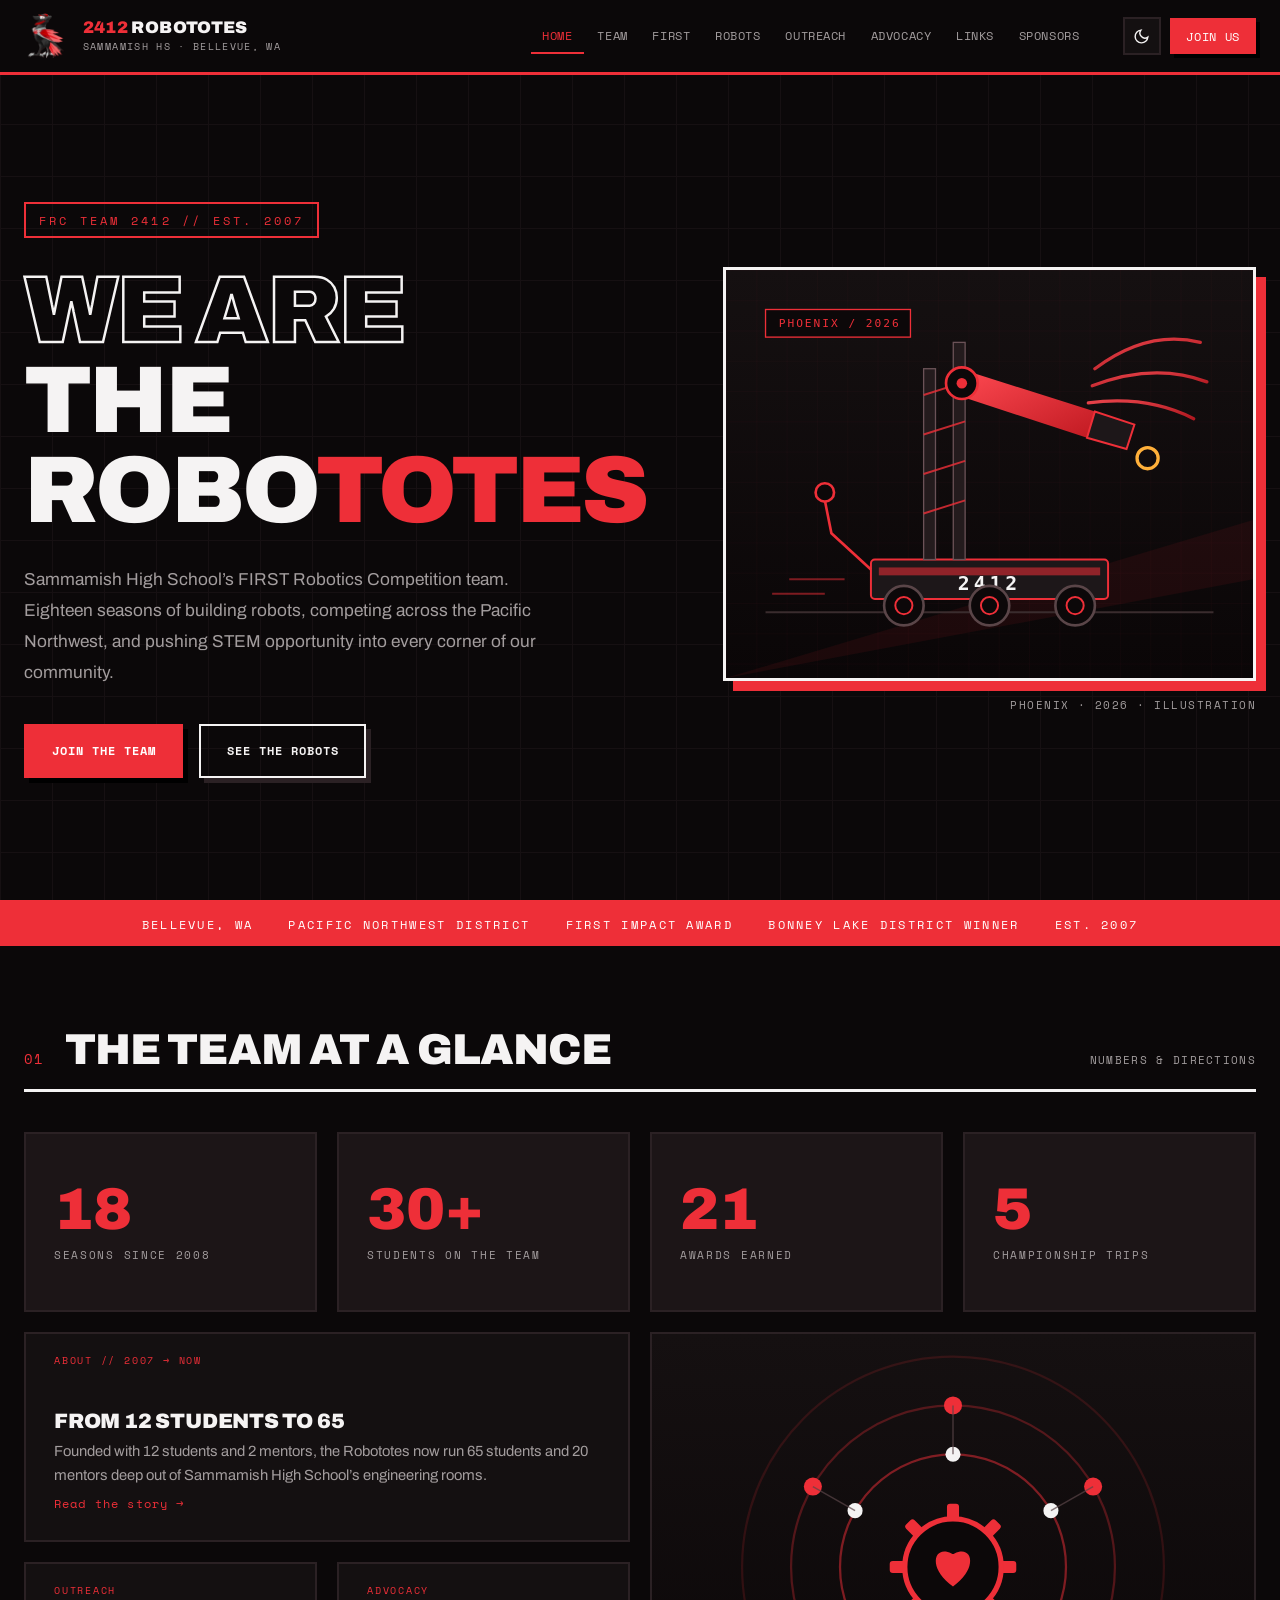
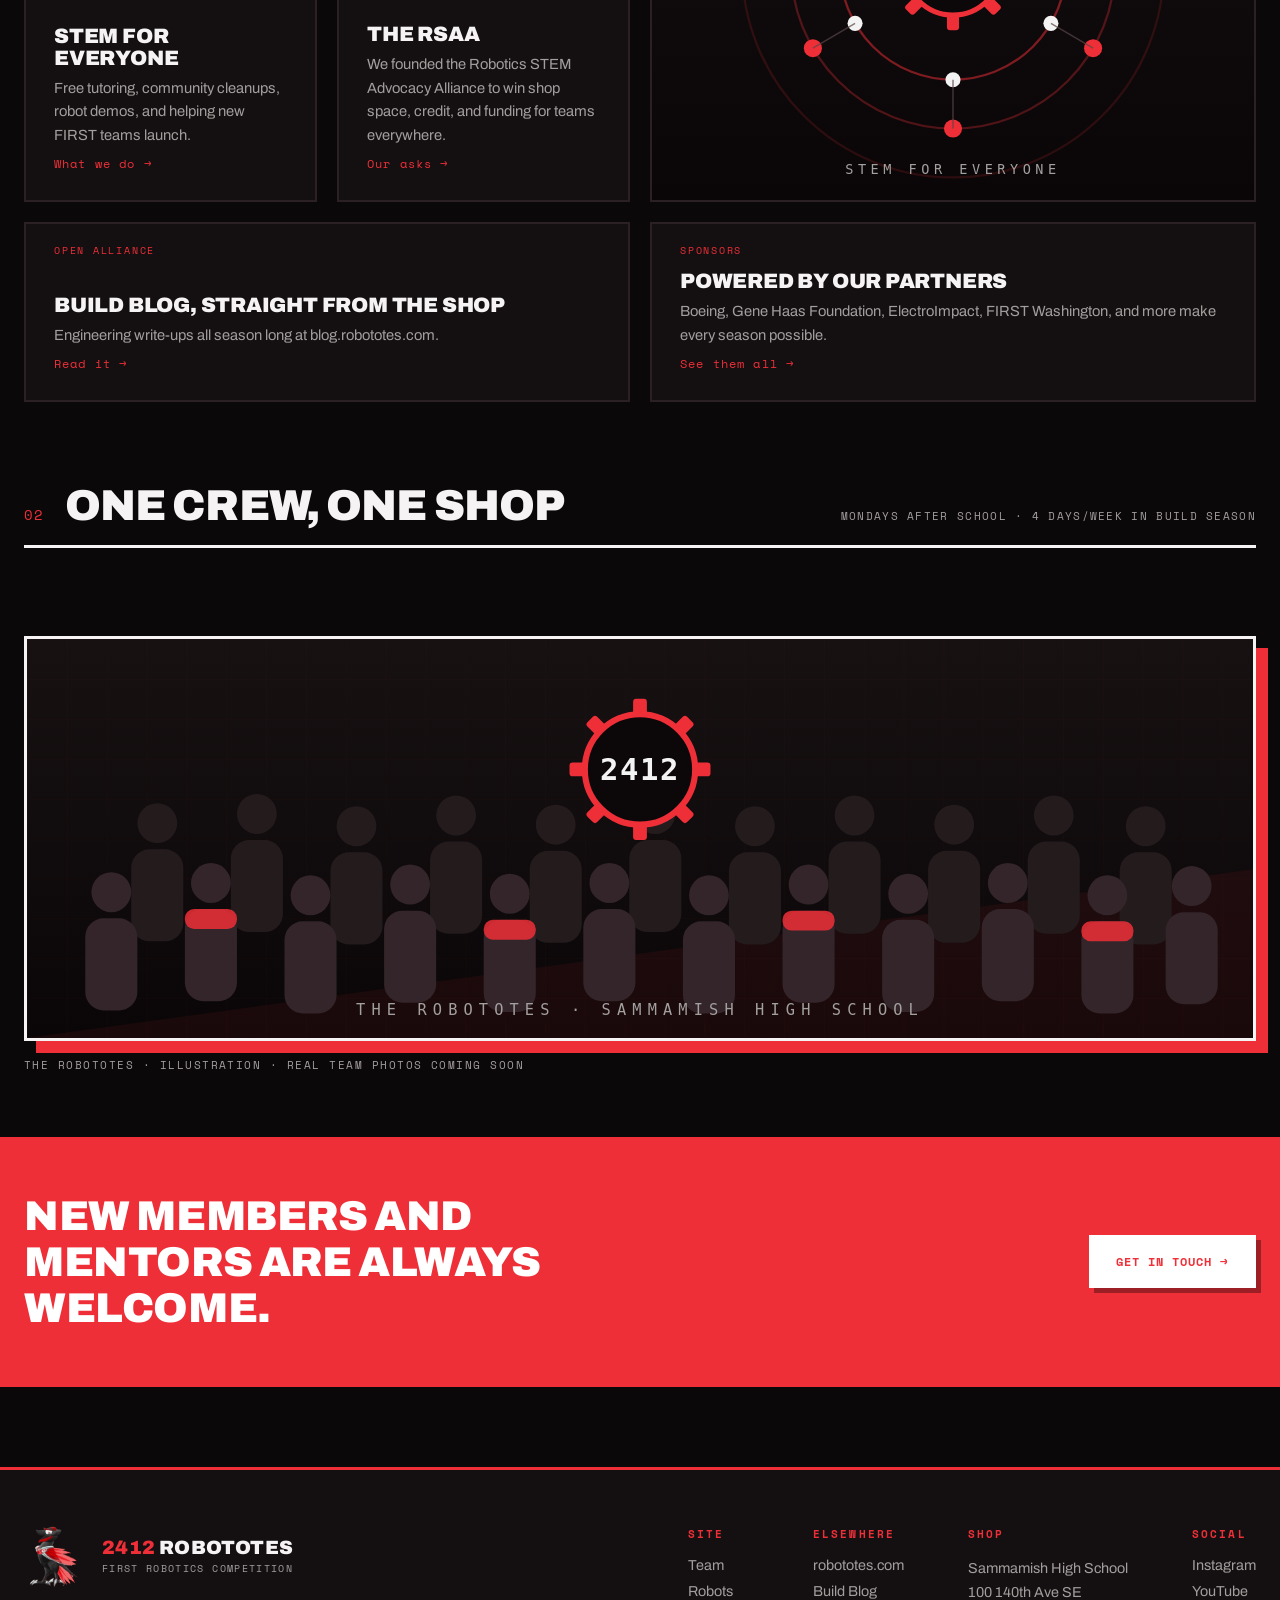
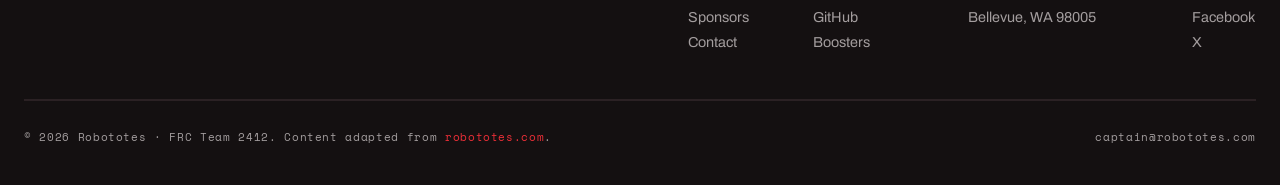
<file: pages/index.html>
<!DOCTYPE html>
<html lang="en" data-theme="dark">
<head>
<meta charset="UTF-8">
<meta name="viewport" content="width=device-width, initial-scale=1.0">
<title>Robototes | FRC Team 2412</title>
<link rel="icon" type="image/png" href="pictures/site/2412_logo.png">
<meta name="description" content="FRC Team 2412 — The Robototes of Sammamish High School, Bellevue WA. Building, competing, and inspiring since 2008.">
<link rel="preconnect" href="https://fonts.googleapis.com">
<link rel="preconnect" href="https://fonts.gstatic.com" crossorigin>
<link href="https://fonts.googleapis.com/css2?family=Archivo:wght@400;700;900&family=Space+Mono:wght@400;700&display=swap" rel="stylesheet">
<link rel="stylesheet" href="css/site.css">
</head>
<body>
<header class="topbar">
  <div class="topbar-in">
    <a href="index.html" class="tb-brand">
      <img src="pictures/site/2412_logo.png" alt="Robototes logo">
      <span>
        <span class="tb-name"><em>2412</em> ROBOTOTES</span><br>
        <span class="tb-sub">Sammamish HS &middot; Bellevue, WA</span>
      </span>
    </a>
    <nav class="tb-links" id="tbLinks">
      <a href="index.html" class="on">Home</a>
      <a href="about/team_2412.html">Team</a>
      <a href="about/first.html">FIRST</a>
      <a href="robots/robototes_bots.html">Robots</a>
      <a href="outreach/overview.html">Outreach</a>
      <a href="resources/advocacy.html">Advocacy</a>
      <a href="resources/documents.html">Links</a>
      <a href="sponsors.html">Sponsors</a>
    </nav>
    <div class="tb-actions">
      <button class="mode-btn" id="modeBtn" aria-label="Toggle color theme">
        <svg class="ic-sun" viewBox="0 0 24 24"><circle cx="12" cy="12" r="5"></circle><line x1="12" y1="1" x2="12" y2="3"></line><line x1="12" y1="21" x2="12" y2="23"></line><line x1="4.22" y1="4.22" x2="5.64" y2="5.64"></line><line x1="18.36" y1="18.36" x2="19.78" y2="19.78"></line><line x1="1" y1="12" x2="3" y2="12"></line><line x1="21" y1="12" x2="23" y2="12"></line><line x1="4.22" y1="19.78" x2="5.64" y2="18.36"></line><line x1="18.36" y1="5.64" x2="19.78" y2="4.22"></line></svg>
        <svg class="ic-moon" viewBox="0 0 24 24"><path d="M21 12.79A9 9 0 1 1 11.21 3 7 7 0 0 0 21 12.79z"></path></svg>
      </button>
      <a href="contact.html" class="tb-join">Join Us</a>
    </div>
    <button class="burger" id="burger" aria-label="Toggle menu">[=]</button>
  </div>
</header>

<main>
<!-- HERO -->
<section class="hero">
  <div class="hero-bg"></div>
  <div class="hero-in">
    <div>
      <span class="kicker">FRC Team 2412 // Est. 2007</span>
      <h1><span class="out">We are</span><br>the Robo<span class="red">totes</span></h1>
      <p class="hero-blurb">Sammamish High School&rsquo;s FIRST Robotics Competition team. Eighteen seasons of building robots, competing across the Pacific Northwest, and pushing STEM opportunity into every corner of our community.</p>
      <div class="hero-cta">
        <a href="contact.html" class="b b-red">Join the Team</a>
        <a href="robots/robototes_bots.html" class="b b-line">See the Robots</a>
      </div>
    </div>
    <figure class="hero-art rv">
      <img src="pictures/art/robot_phoenix.svg" alt="Stylized illustration of Phoenix, the 2026 robot">
      <figcaption>Phoenix &middot; 2026 &middot; illustration</figcaption>
    </figure>
  </div>
</section>
<div class="hero-tape">
  <span>Bellevue, WA</span><span>Pacific Northwest District</span><span>FIRST Impact Award</span><span>Bonney Lake District Winner</span><span>Est. 2007</span>
</div>

<!-- BENTO -->
<section class="sec">
  <div class="sec-head rv">
    <span class="sec-no">01</span>
    <h2>The team at a glance</h2>
    <span class="spacer"></span>
    <span class="sec-aside">numbers &amp; directions</span>
  </div>
  <div class="bento">
    <div class="cell cell-stat rv"><span class="n" data-t="18">0</span><span class="l">Seasons since 2008</span></div>
    <div class="cell cell-stat rv"><span class="n" data-t="65" data-suf="+">0</span><span class="l">Students on the team</span></div>
    <div class="cell cell-stat rv"><span class="n" data-t="27">0</span><span class="l">Awards earned</span></div>
    <div class="cell cell-stat rv"><span class="n" data-t="5">0</span><span class="l">Championship trips</span></div>

    <a href="about/team_2412.html" class="cell cell-2w rv">
      <span class="tag">About // 2007 &rarr; now</span>
      <h3>From 12 students to 65</h3>
      <p>Founded with 12 students and 2 mentors, the Robototes now run 65 students and 20 mentors deep out of Sammamish High School&rsquo;s engineering rooms.</p>
      <span class="go">Read the story &rarr;</span>
    </a>
    <div class="cell cell-art cell-2w cell-2h rv"><img src="pictures/art/outreach.svg" alt="Stylized outreach illustration — community connected around a gear"></div>
    <a href="outreach/overview.html" class="cell rv">
      <span class="tag">Outreach</span>
      <h3>STEM for everyone</h3>
      <p>Free tutoring, community cleanups, robot demos, and helping new FIRST teams launch.</p>
      <span class="go">What we do &rarr;</span>
    </a>
    <a href="resources/advocacy.html" class="cell rv">
      <span class="tag">Advocacy</span>
      <h3>The RSAA</h3>
      <p>We founded the Robotics STEM Advocacy Alliance to win shop space, credit, and funding for teams everywhere.</p>
      <span class="go">Our asks &rarr;</span>
    </a>

    <a href="https://blog.robototes.com/" target="_blank" rel="noopener" class="cell cell-2w rv">
      <span class="tag">Open Alliance</span>
      <h3>Build blog, straight from the shop</h3>
      <p>Engineering write-ups all season long at blog.robototes.com.</p>
      <span class="go">Read it &rarr;</span>
    </a>
    <a href="sponsors.html" class="cell cell-2w rv">
      <span class="tag">Sponsors</span>
      <h3>Powered by our partners</h3>
      <p>Boeing, Gene Haas Foundation, ElectroImpact, FIRST Washington, and more make every season possible.</p>
      <span class="go">See them all &rarr;</span>
    </a>
  </div>
</section>

<!-- TEAM BAND -->
<section class="sec" style="padding-top:2rem">
  <div class="sec-head rv">
    <span class="sec-no">02</span>
    <h2>One crew, one shop</h2>
    <span class="spacer"></span>
    <span class="sec-aside">Mondays after school &middot; 4 days/week in build season</span>
  </div>
</section>
<figure class="band rv">
  <img src="pictures/art/team_banner.svg" alt="Stylized banner of the Robototes team around the 2412 gear">
  <figcaption>The Robototes &middot; illustration &middot; real team photos coming soon</figcaption>
</figure>

<!-- CTA -->
<div class="cta-panel rv">
  <div class="cta-in">
    <h2>New members and mentors are always welcome.</h2>
    <a href="contact.html" class="b">Get in touch &rarr;</a>
  </div>
</div>
</main>

<footer>
  <div class="foot-in">
    <div class="foot-top">
      <div class="foot-brand">
        <img src="pictures/site/2412_logo.png" alt="Robototes logo">
        <span>
          <span class="tb-name"><em>2412</em> ROBOTOTES</span><br>
          <span class="tb-sub">FIRST Robotics Competition</span>
        </span>
      </div>
      <div class="foot-cols">
        <div>
          <h5>Site</h5>
          <ul>
            <li><a href="about/team_2412.html">Team</a></li>
            <li><a href="robots/robototes_bots.html">Robots</a></li>
            <li><a href="sponsors.html">Sponsors</a></li>
            <li><a href="contact.html">Contact</a></li>
          </ul>
        </div>
        <div>
          <h5>Elsewhere</h5>
          <ul>
            <li><a href="https://www.robototes.com" target="_blank" rel="noopener">robototes.com</a></li>
            <li><a href="https://blog.robototes.com/" target="_blank" rel="noopener">Build Blog</a></li>
            <li><a href="https://github.com/robototes" target="_blank" rel="noopener">GitHub</a></li>
            <li><a href="https://booster.robototes.com/" target="_blank" rel="noopener">Boosters</a></li>
          </ul>
        </div>
        <div>
          <h5>Shop</h5>
          <address>Sammamish High School<br>100 140th Ave SE<br>Bellevue, WA 98005</address>
        </div>
        <div>
          <h5>Social</h5>
          <ul>
            <li><a href="https://www.instagram.com/robototes/" target="_blank" rel="noopener">Instagram</a></li>
            <li><a href="https://www.youtube.com/channel/UCGPcRxxZuqsReqQDWMfKrVw" target="_blank" rel="noopener">YouTube</a></li>
            <li><a href="https://www.facebook.com/Robototes/" target="_blank" rel="noopener">Facebook</a></li>
            <li><a href="https://x.com/robotics_2412" target="_blank" rel="noopener">X</a></li>
          </ul>
        </div>
      </div>
    </div>
    <div class="foot-base">
      <span>&copy; 2026 Robototes &middot; FRC Team 2412. Content adapted from <a href="https://www.robototes.com" target="_blank" rel="noopener">robototes.com</a>.</span>
      <span>captain@robototes.com</span>
    </div>
  </div>
</footer>

<script src="js/site.js"></script>
</body>
</html>
</file>
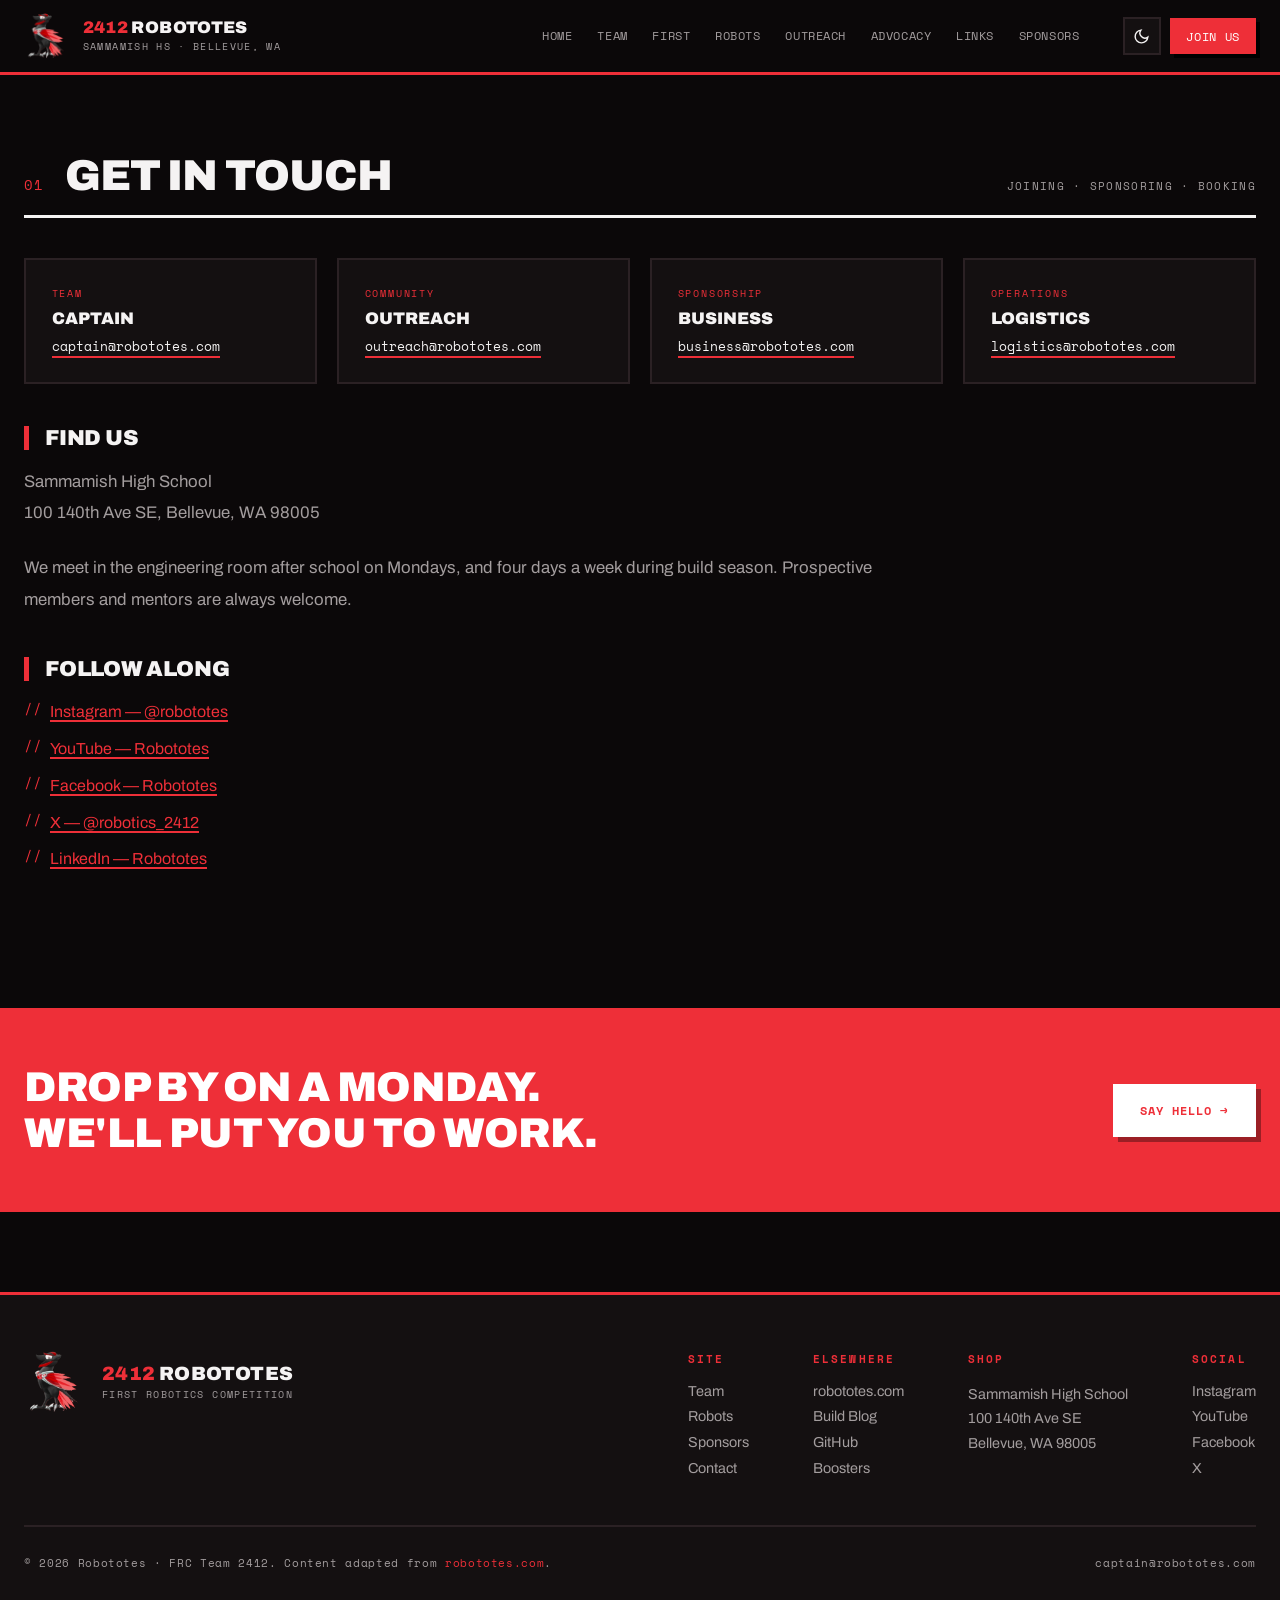
<file: pages/contact.html>
<!DOCTYPE html>
<html lang="en" data-theme="dark">
<head>
<meta charset="UTF-8">
<meta name="viewport" content="width=device-width, initial-scale=1.0">
<title>Robototes | Contact</title>
<link rel="icon" type="image/png" href="pictures/site/2412_logo.png">
<meta name="description" content="Contact FRC Team 2412 — captain, outreach, business, and logistics emails, plus where and when the team meets.">
<link rel="preconnect" href="https://fonts.googleapis.com">
<link rel="preconnect" href="https://fonts.gstatic.com" crossorigin>
<link href="https://fonts.googleapis.com/css2?family=Archivo:wght@400;700;900&family=Space+Mono:wght@400;700&display=swap" rel="stylesheet">
<link rel="stylesheet" href="css/site.css">
</head>
<body>
<header class="topbar">
  <div class="topbar-in">
    <a href="index.html" class="tb-brand">
      <img src="pictures/site/2412_logo.png" alt="Robototes logo">
      <span>
        <span class="tb-name"><em>2412</em> ROBOTOTES</span><br>
        <span class="tb-sub">Sammamish HS &middot; Bellevue, WA</span>
      </span>
    </a>
    <nav class="tb-links" id="tbLinks">
      <a href="index.html">Home</a>
      <a href="about/team_2412.html">Team</a>
      <a href="about/first.html">FIRST</a>
      <a href="robots/robototes_bots.html">Robots</a>
      <a href="outreach/overview.html">Outreach</a>
      <a href="resources/advocacy.html">Advocacy</a>
      <a href="resources/documents.html">Links</a>
      <a href="sponsors.html">Sponsors</a>
    </nav>
    <div class="tb-actions">
      <button class="mode-btn" id="modeBtn" aria-label="Toggle color theme">
        <svg class="ic-sun" viewBox="0 0 24 24"><circle cx="12" cy="12" r="5"></circle><line x1="12" y1="1" x2="12" y2="3"></line><line x1="12" y1="21" x2="12" y2="23"></line><line x1="4.22" y1="4.22" x2="5.64" y2="5.64"></line><line x1="18.36" y1="18.36" x2="19.78" y2="19.78"></line><line x1="1" y1="12" x2="3" y2="12"></line><line x1="21" y1="12" x2="23" y2="12"></line><line x1="4.22" y1="19.78" x2="5.64" y2="18.36"></line><line x1="18.36" y1="5.64" x2="19.78" y2="4.22"></line></svg>
        <svg class="ic-moon" viewBox="0 0 24 24"><path d="M21 12.79A9 9 0 1 1 11.21 3 7 7 0 0 0 21 12.79z"></path></svg>
      </button>
      <a href="contact.html" class="tb-join">Join Us</a>
    </div>
    <button class="burger" id="burger" aria-label="Toggle menu">[=]</button>
  </div>
</header>

<main>
<section class="sec">
  <div class="sec-head rv">
    <span class="sec-no">01</span>
    <h2>Get in touch</h2>
    <span class="spacer"></span>
    <span class="sec-aside">joining &middot; sponsoring &middot; booking</span>
  </div>
  <div class="contact-grid">
    <div class="mailcard rv"><span class="k">Team</span><h4>Captain</h4><a href="mailto:captain@robototes.com">captain@robototes.com</a></div>
    <div class="mailcard rv"><span class="k">Community</span><h4>Outreach</h4><a href="mailto:outreach@robototes.com">outreach@robototes.com</a></div>
    <div class="mailcard rv"><span class="k">Sponsorship</span><h4>Business</h4><a href="mailto:business@robototes.com">business@robototes.com</a></div>
    <div class="mailcard rv"><span class="k">Operations</span><h4>Logistics</h4><a href="mailto:logistics@robototes.com">logistics@robototes.com</a></div>
  </div>
  <div class="prose rv">
    <h3>Find us</h3>
    <p>Sammamish High School<br>100 140th Ave SE, Bellevue, WA 98005</p>
    <p>We meet in the engineering room after school on Mondays, and four days a week during build season. Prospective members and mentors are always welcome.</p>
    <h3>Follow along</h3>
    <ul>
      <li><a href="https://www.instagram.com/robototes/" target="_blank" rel="noopener">Instagram — @robototes</a></li>
      <li><a href="https://www.youtube.com/channel/UCGPcRxxZuqsReqQDWMfKrVw" target="_blank" rel="noopener">YouTube — Robototes</a></li>
      <li><a href="https://www.facebook.com/Robototes/" target="_blank" rel="noopener">Facebook — Robototes</a></li>
      <li><a href="https://x.com/robotics_2412" target="_blank" rel="noopener">X — @robotics_2412</a></li>
      <li><a href="https://www.linkedin.com/company/robototes" target="_blank" rel="noopener">LinkedIn — Robototes</a></li>
    </ul>
  </div>
</section>
<div class="cta-panel rv">
  <div class="cta-in">
    <h2>Drop by on a Monday. We'll put you to work.</h2>
    <a href="mailto:captain@robototes.com" class="b">Say hello &rarr;</a>
  </div>
</div>
</main>

<footer>
  <div class="foot-in">
    <div class="foot-top">
      <div class="foot-brand">
        <img src="pictures/site/2412_logo.png" alt="Robototes logo">
        <span>
          <span class="tb-name"><em>2412</em> ROBOTOTES</span><br>
          <span class="tb-sub">FIRST Robotics Competition</span>
        </span>
      </div>
      <div class="foot-cols">
        <div>
          <h5>Site</h5>
          <ul>
            <li><a href="about/team_2412.html">Team</a></li>
            <li><a href="robots/robototes_bots.html">Robots</a></li>
            <li><a href="sponsors.html">Sponsors</a></li>
            <li><a href="contact.html">Contact</a></li>
          </ul>
        </div>
        <div>
          <h5>Elsewhere</h5>
          <ul>
            <li><a href="https://www.robototes.com" target="_blank" rel="noopener">robototes.com</a></li>
            <li><a href="https://blog.robototes.com/" target="_blank" rel="noopener">Build Blog</a></li>
            <li><a href="https://github.com/robototes" target="_blank" rel="noopener">GitHub</a></li>
            <li><a href="https://booster.robototes.com/" target="_blank" rel="noopener">Boosters</a></li>
          </ul>
        </div>
        <div>
          <h5>Shop</h5>
          <address>Sammamish High School<br>100 140th Ave SE<br>Bellevue, WA 98005</address>
        </div>
        <div>
          <h5>Social</h5>
          <ul>
            <li><a href="https://www.instagram.com/robototes/" target="_blank" rel="noopener">Instagram</a></li>
            <li><a href="https://www.youtube.com/channel/UCGPcRxxZuqsReqQDWMfKrVw" target="_blank" rel="noopener">YouTube</a></li>
            <li><a href="https://www.facebook.com/Robototes/" target="_blank" rel="noopener">Facebook</a></li>
            <li><a href="https://x.com/robotics_2412" target="_blank" rel="noopener">X</a></li>
          </ul>
        </div>
      </div>
    </div>
    <div class="foot-base">
      <span>&copy; 2026 Robototes &middot; FRC Team 2412. Content adapted from <a href="https://www.robototes.com" target="_blank" rel="noopener">robototes.com</a>.</span>
      <span>captain@robototes.com</span>
    </div>
  </div>
</footer>

<script src="js/site.js"></script>
</body>
</html>
</file>
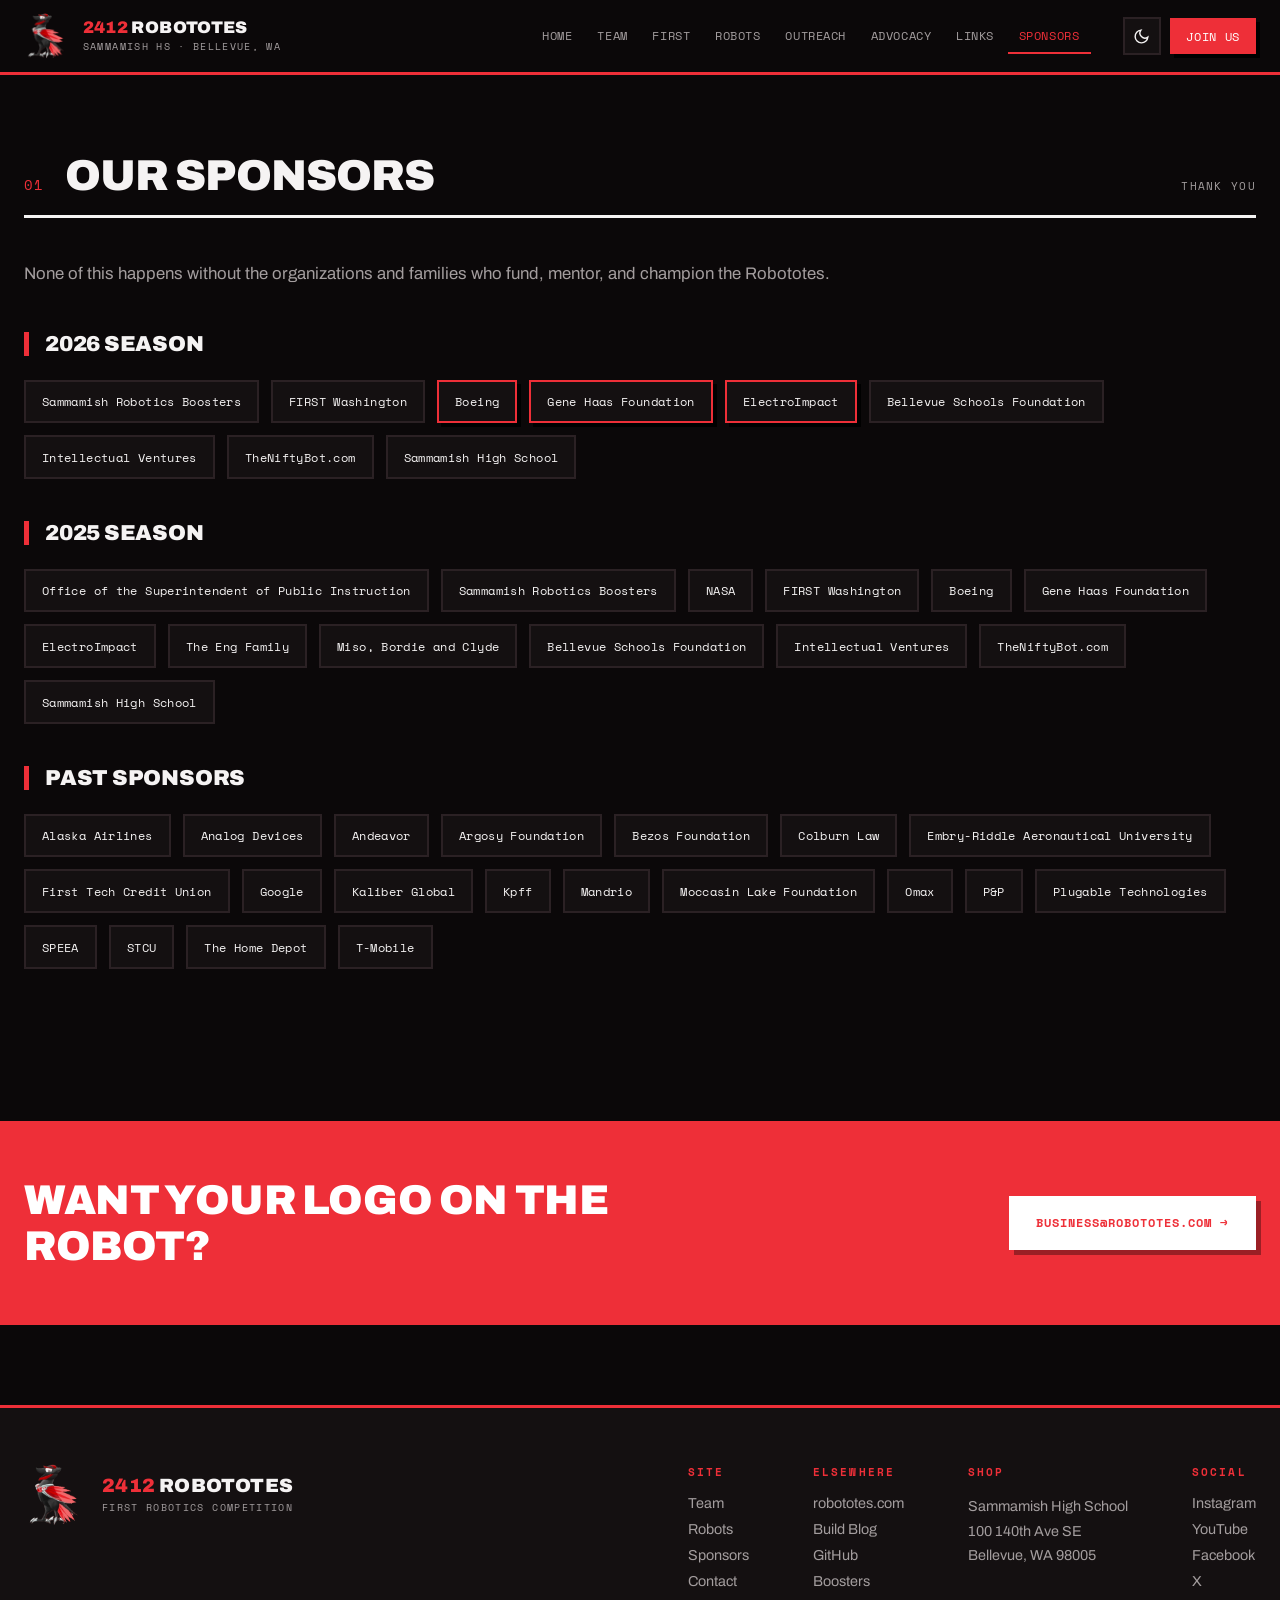
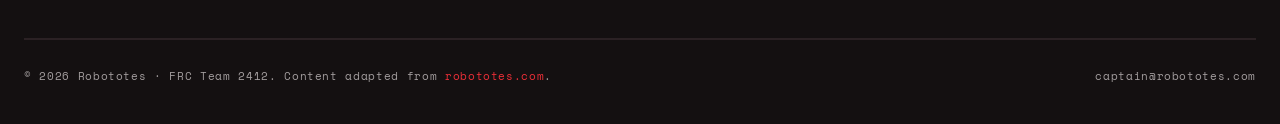
<file: pages/sponsors.html>
<!DOCTYPE html>
<html lang="en" data-theme="dark">
<head>
<meta charset="UTF-8">
<meta name="viewport" content="width=device-width, initial-scale=1.0">
<title>Robototes | Sponsors</title>
<link rel="icon" type="image/png" href="pictures/site/2412_logo.png">
<meta name="description" content="The sponsors who make FRC Team 2412 possible — Boeing, Gene Haas Foundation, ElectroImpact, FIRST Washington, and more.">
<link rel="preconnect" href="https://fonts.googleapis.com">
<link rel="preconnect" href="https://fonts.gstatic.com" crossorigin>
<link href="https://fonts.googleapis.com/css2?family=Archivo:wght@400;700;900&family=Space+Mono:wght@400;700&display=swap" rel="stylesheet">
<link rel="stylesheet" href="css/site.css">
</head>
<body>
<header class="topbar">
  <div class="topbar-in">
    <a href="index.html" class="tb-brand">
      <img src="pictures/site/2412_logo.png" alt="Robototes logo">
      <span>
        <span class="tb-name"><em>2412</em> ROBOTOTES</span><br>
        <span class="tb-sub">Sammamish HS &middot; Bellevue, WA</span>
      </span>
    </a>
    <nav class="tb-links" id="tbLinks">
      <a href="index.html">Home</a>
      <a href="about/team_2412.html">Team</a>
      <a href="about/first.html">FIRST</a>
      <a href="robots/robototes_bots.html">Robots</a>
      <a href="outreach/overview.html">Outreach</a>
      <a href="resources/advocacy.html">Advocacy</a>
      <a href="resources/documents.html">Links</a>
      <a href="sponsors.html" class="on">Sponsors</a>
    </nav>
    <div class="tb-actions">
      <button class="mode-btn" id="modeBtn" aria-label="Toggle color theme">
        <svg class="ic-sun" viewBox="0 0 24 24"><circle cx="12" cy="12" r="5"></circle><line x1="12" y1="1" x2="12" y2="3"></line><line x1="12" y1="21" x2="12" y2="23"></line><line x1="4.22" y1="4.22" x2="5.64" y2="5.64"></line><line x1="18.36" y1="18.36" x2="19.78" y2="19.78"></line><line x1="1" y1="12" x2="3" y2="12"></line><line x1="21" y1="12" x2="23" y2="12"></line><line x1="4.22" y1="19.78" x2="5.64" y2="18.36"></line><line x1="18.36" y1="5.64" x2="19.78" y2="4.22"></line></svg>
        <svg class="ic-moon" viewBox="0 0 24 24"><path d="M21 12.79A9 9 0 1 1 11.21 3 7 7 0 0 0 21 12.79z"></path></svg>
      </button>
      <a href="contact.html" class="tb-join">Join Us</a>
    </div>
    <button class="burger" id="burger" aria-label="Toggle menu">[=]</button>
  </div>
</header>

<main>
<section class="sec">
  <div class="sec-head rv">
    <span class="sec-no">01</span>
    <h2>Our sponsors</h2>
    <span class="spacer"></span>
    <span class="sec-aside">thank you</span>
  </div>
  <div class="prose rv">
    <p>None of this happens without the organizations and families who fund, mentor, and champion the Robototes.</p>
    <h3>2026 season</h3>
  </div>
  <div class="wall rv">
  <span>Sammamish Robotics Boosters</span>
  <span>FIRST Washington</span>
  <span class="lead">Boeing</span>
  <span class="lead">Gene Haas Foundation</span>
  <span class="lead">ElectroImpact</span>
  <span>Bellevue Schools Foundation</span>
  <span>Intellectual Ventures</span>
  <span>TheNiftyBot.com</span>
  <span>Sammamish High School</span>
  </div>
  <div class="prose rv"><h3>2025 season</h3></div>
  <div class="wall rv">
  <span>Office of the Superintendent of Public Instruction</span>
  <span>Sammamish Robotics Boosters</span>
  <span>NASA</span>
  <span>FIRST Washington</span>
  <span>Boeing</span>
  <span>Gene Haas Foundation</span>
  <span>ElectroImpact</span>
  <span>The Eng Family</span>
  <span>Miso, Bordie and Clyde</span>
  <span>Bellevue Schools Foundation</span>
  <span>Intellectual Ventures</span>
  <span>TheNiftyBot.com</span>
  <span>Sammamish High School</span>
  </div>
  <div class="prose rv"><h3>Past sponsors</h3></div>
  <div class="wall rv">
  <span>Alaska Airlines</span>
  <span>Analog Devices</span>
  <span>Andeavor</span>
  <span>Argosy Foundation</span>
  <span>Bezos Foundation</span>
  <span>Colburn Law</span>
  <span>Embry-Riddle Aeronautical University</span>
  <span>First Tech Credit Union</span>
  <span>Google</span>
  <span>Kaliber Global</span>
  <span>Kpff</span>
  <span>Mandrio</span>
  <span>Moccasin Lake Foundation</span>
  <span>Omax</span>
  <span>P&amp;P</span>
  <span>Plugable Technologies</span>
  <span>SPEEA</span>
  <span>STCU</span>
  <span>The Home Depot</span>
  <span>T-Mobile</span>
  </div>
</section>
<div class="cta-panel rv">
  <div class="cta-in">
    <h2>Want your logo on the robot?</h2>
    <a href="mailto:business@robototes.com" class="b">business@robototes.com &rarr;</a>
  </div>
</div>
</main>

<footer>
  <div class="foot-in">
    <div class="foot-top">
      <div class="foot-brand">
        <img src="pictures/site/2412_logo.png" alt="Robototes logo">
        <span>
          <span class="tb-name"><em>2412</em> ROBOTOTES</span><br>
          <span class="tb-sub">FIRST Robotics Competition</span>
        </span>
      </div>
      <div class="foot-cols">
        <div>
          <h5>Site</h5>
          <ul>
            <li><a href="about/team_2412.html">Team</a></li>
            <li><a href="robots/robototes_bots.html">Robots</a></li>
            <li><a href="sponsors.html">Sponsors</a></li>
            <li><a href="contact.html">Contact</a></li>
          </ul>
        </div>
        <div>
          <h5>Elsewhere</h5>
          <ul>
            <li><a href="https://www.robototes.com" target="_blank" rel="noopener">robototes.com</a></li>
            <li><a href="https://blog.robototes.com/" target="_blank" rel="noopener">Build Blog</a></li>
            <li><a href="https://github.com/robototes" target="_blank" rel="noopener">GitHub</a></li>
            <li><a href="https://booster.robototes.com/" target="_blank" rel="noopener">Boosters</a></li>
          </ul>
        </div>
        <div>
          <h5>Shop</h5>
          <address>Sammamish High School<br>100 140th Ave SE<br>Bellevue, WA 98005</address>
        </div>
        <div>
          <h5>Social</h5>
          <ul>
            <li><a href="https://www.instagram.com/robototes/" target="_blank" rel="noopener">Instagram</a></li>
            <li><a href="https://www.youtube.com/channel/UCGPcRxxZuqsReqQDWMfKrVw" target="_blank" rel="noopener">YouTube</a></li>
            <li><a href="https://www.facebook.com/Robototes/" target="_blank" rel="noopener">Facebook</a></li>
            <li><a href="https://x.com/robotics_2412" target="_blank" rel="noopener">X</a></li>
          </ul>
        </div>
      </div>
    </div>
    <div class="foot-base">
      <span>&copy; 2026 Robototes &middot; FRC Team 2412. Content adapted from <a href="https://www.robototes.com" target="_blank" rel="noopener">robototes.com</a>.</span>
      <span>captain@robototes.com</span>
    </div>
  </div>
</footer>

<script src="js/site.js"></script>
</body>
</html>
</file>
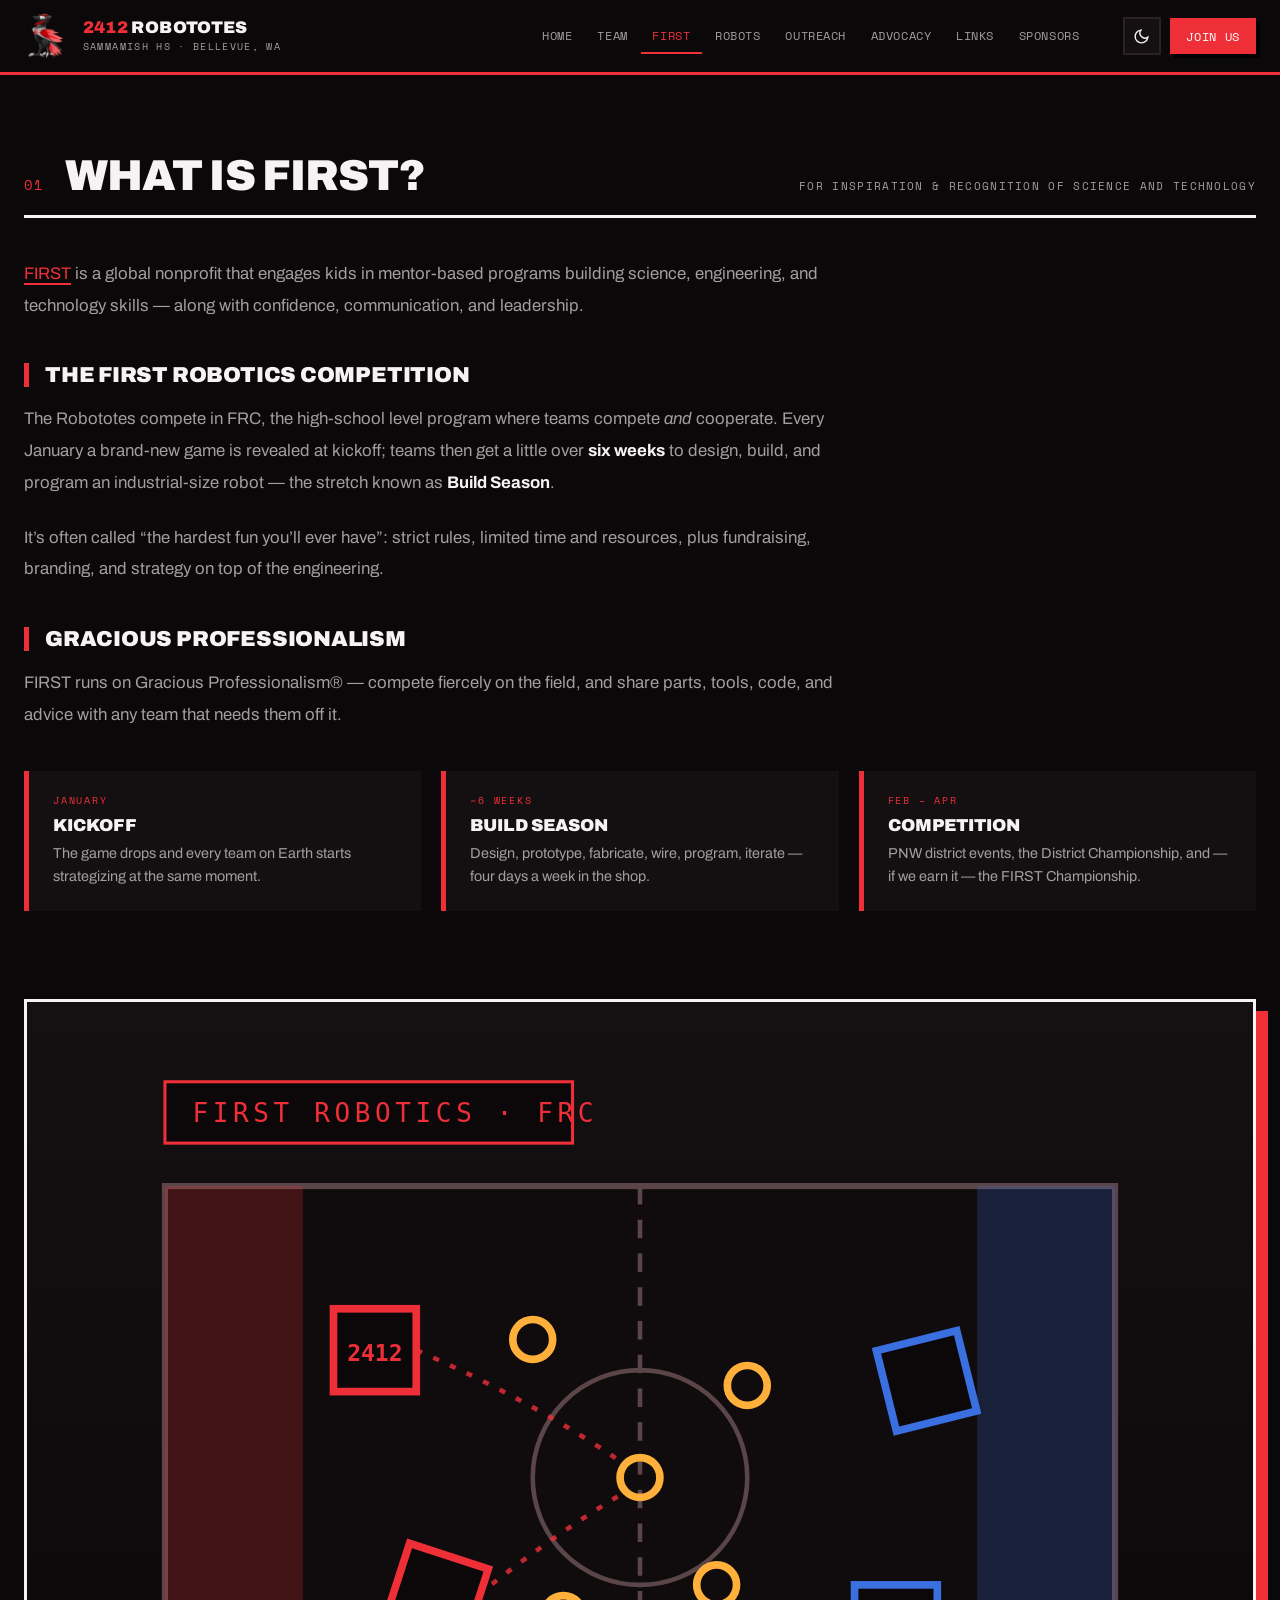
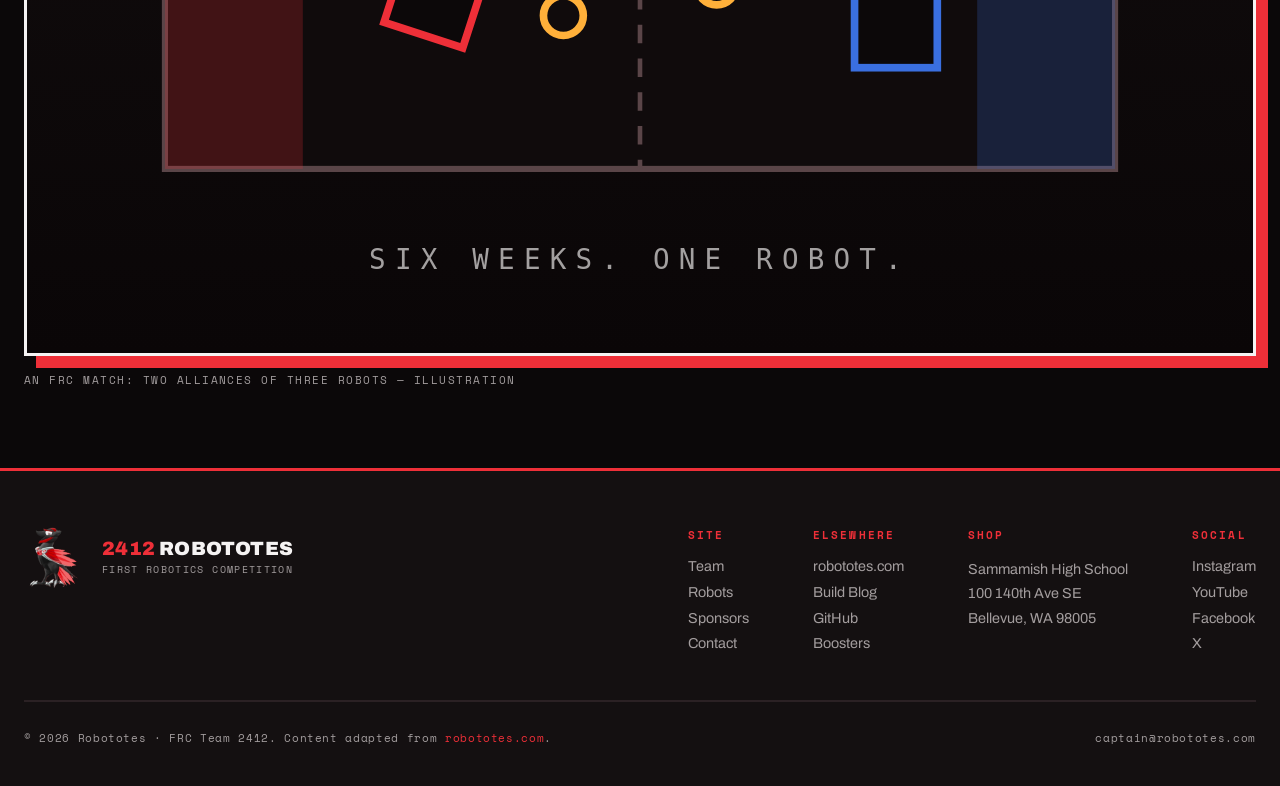
<file: pages/about/first.html>
<!DOCTYPE html>
<html lang="en" data-theme="dark">
<head>
<meta charset="UTF-8">
<meta name="viewport" content="width=device-width, initial-scale=1.0">
<title>Robototes | FIRST</title>
<link rel="icon" type="image/png" href="../pictures/site/2412_logo.png">
<meta name="description" content="What FIRST and the FIRST Robotics Competition are, and how Team 2412 competes in the Pacific Northwest district.">
<link rel="preconnect" href="https://fonts.googleapis.com">
<link rel="preconnect" href="https://fonts.gstatic.com" crossorigin>
<link href="https://fonts.googleapis.com/css2?family=Archivo:wght@400;700;900&family=Space+Mono:wght@400;700&display=swap" rel="stylesheet">
<link rel="stylesheet" href="../css/site.css">
</head>
<body>
<header class="topbar">
  <div class="topbar-in">
    <a href="../index.html" class="tb-brand">
      <img src="../pictures/site/2412_logo.png" alt="Robototes logo">
      <span>
        <span class="tb-name"><em>2412</em> ROBOTOTES</span><br>
        <span class="tb-sub">Sammamish HS &middot; Bellevue, WA</span>
      </span>
    </a>
    <nav class="tb-links" id="tbLinks">
      <a href="../index.html">Home</a>
      <a href="../about/team_2412.html">Team</a>
      <a href="../about/first.html" class="on">FIRST</a>
      <a href="../robots/robototes_bots.html">Robots</a>
      <a href="../outreach/overview.html">Outreach</a>
      <a href="../resources/advocacy.html">Advocacy</a>
      <a href="../resources/documents.html">Links</a>
      <a href="../sponsors.html">Sponsors</a>
    </nav>
    <div class="tb-actions">
      <button class="mode-btn" id="modeBtn" aria-label="Toggle color theme">
        <svg class="ic-sun" viewBox="0 0 24 24"><circle cx="12" cy="12" r="5"></circle><line x1="12" y1="1" x2="12" y2="3"></line><line x1="12" y1="21" x2="12" y2="23"></line><line x1="4.22" y1="4.22" x2="5.64" y2="5.64"></line><line x1="18.36" y1="18.36" x2="19.78" y2="19.78"></line><line x1="1" y1="12" x2="3" y2="12"></line><line x1="21" y1="12" x2="23" y2="12"></line><line x1="4.22" y1="19.78" x2="5.64" y2="18.36"></line><line x1="18.36" y1="5.64" x2="19.78" y2="4.22"></line></svg>
        <svg class="ic-moon" viewBox="0 0 24 24"><path d="M21 12.79A9 9 0 1 1 11.21 3 7 7 0 0 0 21 12.79z"></path></svg>
      </button>
      <a href="../contact.html" class="tb-join">Join Us</a>
    </div>
    <button class="burger" id="burger" aria-label="Toggle menu">[=]</button>
  </div>
</header>

<main>
<section class="sec">
  <div class="sec-head rv">
    <span class="sec-no">01</span>
    <h2>What is FIRST?</h2>
    <span class="spacer"></span>
    <span class="sec-aside">For Inspiration &amp; Recognition of Science and Technology</span>
  </div>
  <div class="prose rv">
    <p><a href="https://www.firstinspires.org/" target="_blank" rel="noopener">FIRST</a> is a global nonprofit that engages kids in mentor-based programs building science, engineering, and technology skills &mdash; along with confidence, communication, and leadership.</p>
    <h3>The FIRST Robotics Competition</h3>
    <p>The Robototes compete in FRC, the high-school level program where teams compete <em>and</em> cooperate. Every January a brand-new game is revealed at kickoff; teams then get a little over <strong>six weeks</strong> to design, build, and program an industrial-size robot &mdash; the stretch known as <strong>Build Season</strong>.</p>
    <p>It&rsquo;s often called &ldquo;the hardest fun you&rsquo;ll ever have&rdquo;: strict rules, limited time and resources, plus fundraising, branding, and strategy on top of the engineering.</p>
    <h3>Gracious Professionalism</h3>
    <p>FIRST runs on Gracious Professionalism&reg; &mdash; compete fiercely on the field, and share parts, tools, code, and advice with any team that needs them off it.</p>
  </div>
  <div class="facts">
    <div class="fact rv"><span class="k">January</span><h4>Kickoff</h4><p>The game drops and every team on Earth starts strategizing at the same moment.</p></div>
    <div class="fact rv"><span class="k">~6 weeks</span><h4>Build Season</h4><p>Design, prototype, fabricate, wire, program, iterate — four days a week in the shop.</p></div>
    <div class="fact rv"><span class="k">Feb &ndash; Apr</span><h4>Competition</h4><p>PNW district events, the District Championship, and — if we earn it — the FIRST Championship.</p></div>
  </div>
</section>
<figure class="band rv">
  <img src="../pictures/art/first_field.svg" alt="Stylized top-down illustration of an FRC field with alliance robots">
  <figcaption>An FRC match: two alliances of three robots &mdash; illustration</figcaption>
</figure>
</main>

<footer>
  <div class="foot-in">
    <div class="foot-top">
      <div class="foot-brand">
        <img src="../pictures/site/2412_logo.png" alt="Robototes logo">
        <span>
          <span class="tb-name"><em>2412</em> ROBOTOTES</span><br>
          <span class="tb-sub">FIRST Robotics Competition</span>
        </span>
      </div>
      <div class="foot-cols">
        <div>
          <h5>Site</h5>
          <ul>
            <li><a href="../about/team_2412.html">Team</a></li>
            <li><a href="../robots/robototes_bots.html">Robots</a></li>
            <li><a href="../sponsors.html">Sponsors</a></li>
            <li><a href="../contact.html">Contact</a></li>
          </ul>
        </div>
        <div>
          <h5>Elsewhere</h5>
          <ul>
            <li><a href="https://www.robototes.com" target="_blank" rel="noopener">robototes.com</a></li>
            <li><a href="https://blog.robototes.com/" target="_blank" rel="noopener">Build Blog</a></li>
            <li><a href="https://github.com/robototes" target="_blank" rel="noopener">GitHub</a></li>
            <li><a href="https://booster.robototes.com/" target="_blank" rel="noopener">Boosters</a></li>
          </ul>
        </div>
        <div>
          <h5>Shop</h5>
          <address>Sammamish High School<br>100 140th Ave SE<br>Bellevue, WA 98005</address>
        </div>
        <div>
          <h5>Social</h5>
          <ul>
            <li><a href="https://www.instagram.com/robototes/" target="_blank" rel="noopener">Instagram</a></li>
            <li><a href="https://www.youtube.com/channel/UCGPcRxxZuqsReqQDWMfKrVw" target="_blank" rel="noopener">YouTube</a></li>
            <li><a href="https://www.facebook.com/Robototes/" target="_blank" rel="noopener">Facebook</a></li>
            <li><a href="https://x.com/robotics_2412" target="_blank" rel="noopener">X</a></li>
          </ul>
        </div>
      </div>
    </div>
    <div class="foot-base">
      <span>&copy; 2026 Robototes &middot; FRC Team 2412. Content adapted from <a href="https://www.robototes.com" target="_blank" rel="noopener">robototes.com</a>.</span>
      <span>captain@robototes.com</span>
    </div>
  </div>
</footer>

<script src="../js/site.js"></script>
</body>
</html>
</file>
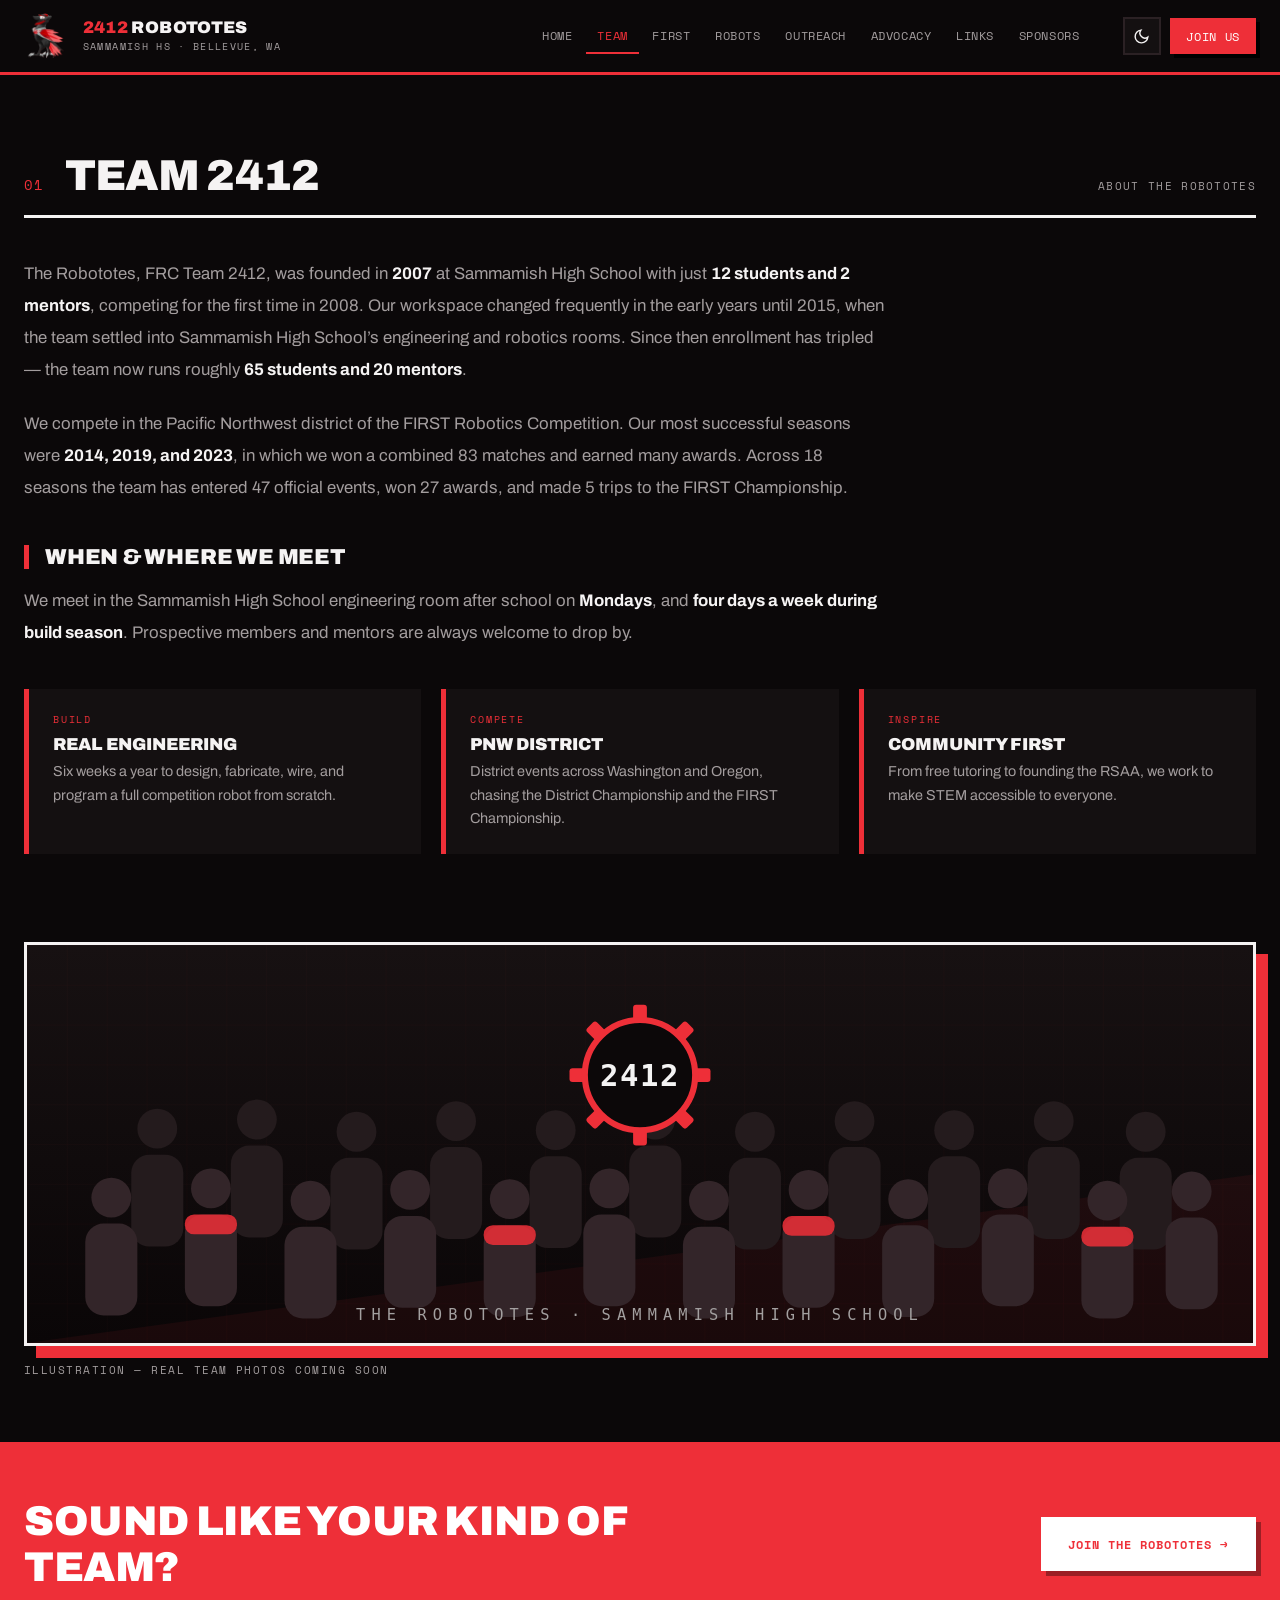
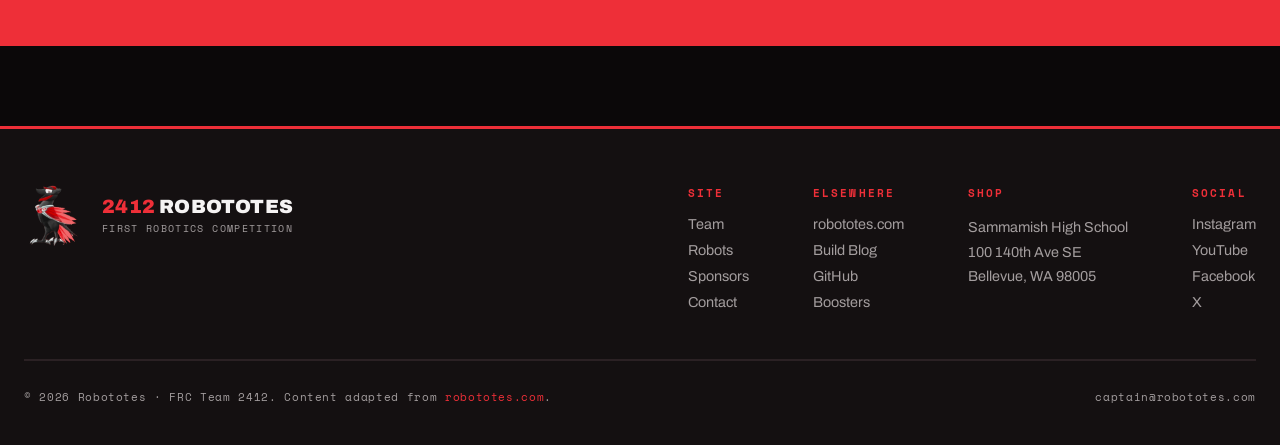
<file: pages/about/team_2412.html>
<!DOCTYPE html>
<html lang="en" data-theme="dark">
<head>
<meta charset="UTF-8">
<meta name="viewport" content="width=device-width, initial-scale=1.0">
<title>Robototes | Team 2412</title>
<link rel="icon" type="image/png" href="../pictures/site/2412_logo.png">
<meta name="description" content="About FRC Team 2412 — founded 2007 at Sammamish High School, now 65 students and 20 mentors strong.">
<link rel="preconnect" href="https://fonts.googleapis.com">
<link rel="preconnect" href="https://fonts.gstatic.com" crossorigin>
<link href="https://fonts.googleapis.com/css2?family=Archivo:wght@400;700;900&family=Space+Mono:wght@400;700&display=swap" rel="stylesheet">
<link rel="stylesheet" href="../css/site.css">
</head>
<body>
<header class="topbar">
  <div class="topbar-in">
    <a href="../index.html" class="tb-brand">
      <img src="../pictures/site/2412_logo.png" alt="Robototes logo">
      <span>
        <span class="tb-name"><em>2412</em> ROBOTOTES</span><br>
        <span class="tb-sub">Sammamish HS &middot; Bellevue, WA</span>
      </span>
    </a>
    <nav class="tb-links" id="tbLinks">
      <a href="../index.html">Home</a>
      <a href="../about/team_2412.html" class="on">Team</a>
      <a href="../about/first.html">FIRST</a>
      <a href="../robots/robototes_bots.html">Robots</a>
      <a href="../outreach/overview.html">Outreach</a>
      <a href="../resources/advocacy.html">Advocacy</a>
      <a href="../resources/documents.html">Links</a>
      <a href="../sponsors.html">Sponsors</a>
    </nav>
    <div class="tb-actions">
      <button class="mode-btn" id="modeBtn" aria-label="Toggle color theme">
        <svg class="ic-sun" viewBox="0 0 24 24"><circle cx="12" cy="12" r="5"></circle><line x1="12" y1="1" x2="12" y2="3"></line><line x1="12" y1="21" x2="12" y2="23"></line><line x1="4.22" y1="4.22" x2="5.64" y2="5.64"></line><line x1="18.36" y1="18.36" x2="19.78" y2="19.78"></line><line x1="1" y1="12" x2="3" y2="12"></line><line x1="21" y1="12" x2="23" y2="12"></line><line x1="4.22" y1="19.78" x2="5.64" y2="18.36"></line><line x1="18.36" y1="5.64" x2="19.78" y2="4.22"></line></svg>
        <svg class="ic-moon" viewBox="0 0 24 24"><path d="M21 12.79A9 9 0 1 1 11.21 3 7 7 0 0 0 21 12.79z"></path></svg>
      </button>
      <a href="../contact.html" class="tb-join">Join Us</a>
    </div>
    <button class="burger" id="burger" aria-label="Toggle menu">[=]</button>
  </div>
</header>

<main>
<section class="sec">
  <div class="sec-head rv">
    <span class="sec-no">01</span>
    <h2>Team 2412</h2>
    <span class="spacer"></span>
    <span class="sec-aside">About the Robototes</span>
  </div>
  <div class="prose rv">
    <p>The Robototes, FRC Team 2412, was founded in <strong>2007</strong> at Sammamish High School with just <strong>12 students and 2 mentors</strong>, competing for the first time in 2008. Our workspace changed frequently in the early years until 2015, when the team settled into Sammamish High School&rsquo;s engineering and robotics rooms. Since then enrollment has tripled &mdash; the team now runs roughly <strong>65 students and 20 mentors</strong>.</p>
    <p>We compete in the Pacific Northwest district of the FIRST Robotics Competition. Our most successful seasons were <strong>2014, 2019, and 2023</strong>, in which we won a combined 83 matches and earned many awards. Across 18 seasons the team has entered 47 official events, won 27 awards, and made 5 trips to the FIRST Championship.</p>
    <h3>When &amp; where we meet</h3>
    <p>We meet in the Sammamish High School engineering room after school on <strong>Mondays</strong>, and <strong>four days a week during build season</strong>. Prospective members and mentors are always welcome to drop by.</p>
  </div>
  <div class="facts">
    <div class="fact rv"><span class="k">Build</span><h4>Real engineering</h4><p>Six weeks a year to design, fabricate, wire, and program a full competition robot from scratch.</p></div>
    <div class="fact rv"><span class="k">Compete</span><h4>PNW District</h4><p>District events across Washington and Oregon, chasing the District Championship and the FIRST Championship.</p></div>
    <div class="fact rv"><span class="k">Inspire</span><h4>Community first</h4><p>From free tutoring to founding the RSAA, we work to make STEM accessible to everyone.</p></div>
  </div>
</section>
<figure class="band rv">
  <img src="../pictures/art/team_banner.svg" alt="Stylized banner of the Robototes team">
  <figcaption>Illustration &mdash; real team photos coming soon</figcaption>
</figure>
<div class="cta-panel rv">
  <div class="cta-in">
    <h2>Sound like your kind of team?</h2>
    <a href="../contact.html" class="b">Join the Robototes &rarr;</a>
  </div>
</div>
</main>

<footer>
  <div class="foot-in">
    <div class="foot-top">
      <div class="foot-brand">
        <img src="../pictures/site/2412_logo.png" alt="Robototes logo">
        <span>
          <span class="tb-name"><em>2412</em> ROBOTOTES</span><br>
          <span class="tb-sub">FIRST Robotics Competition</span>
        </span>
      </div>
      <div class="foot-cols">
        <div>
          <h5>Site</h5>
          <ul>
            <li><a href="../about/team_2412.html">Team</a></li>
            <li><a href="../robots/robototes_bots.html">Robots</a></li>
            <li><a href="../sponsors.html">Sponsors</a></li>
            <li><a href="../contact.html">Contact</a></li>
          </ul>
        </div>
        <div>
          <h5>Elsewhere</h5>
          <ul>
            <li><a href="https://www.robototes.com" target="_blank" rel="noopener">robototes.com</a></li>
            <li><a href="https://blog.robototes.com/" target="_blank" rel="noopener">Build Blog</a></li>
            <li><a href="https://github.com/robototes" target="_blank" rel="noopener">GitHub</a></li>
            <li><a href="https://booster.robototes.com/" target="_blank" rel="noopener">Boosters</a></li>
          </ul>
        </div>
        <div>
          <h5>Shop</h5>
          <address>Sammamish High School<br>100 140th Ave SE<br>Bellevue, WA 98005</address>
        </div>
        <div>
          <h5>Social</h5>
          <ul>
            <li><a href="https://www.instagram.com/robototes/" target="_blank" rel="noopener">Instagram</a></li>
            <li><a href="https://www.youtube.com/channel/UCGPcRxxZuqsReqQDWMfKrVw" target="_blank" rel="noopener">YouTube</a></li>
            <li><a href="https://www.facebook.com/Robototes/" target="_blank" rel="noopener">Facebook</a></li>
            <li><a href="https://x.com/robotics_2412" target="_blank" rel="noopener">X</a></li>
          </ul>
        </div>
      </div>
    </div>
    <div class="foot-base">
      <span>&copy; 2026 Robototes &middot; FRC Team 2412. Content adapted from <a href="https://www.robototes.com" target="_blank" rel="noopener">robototes.com</a>.</span>
      <span>captain@robototes.com</span>
    </div>
  </div>
</footer>

<script src="../js/site.js"></script>
</body>
</html>
</file>
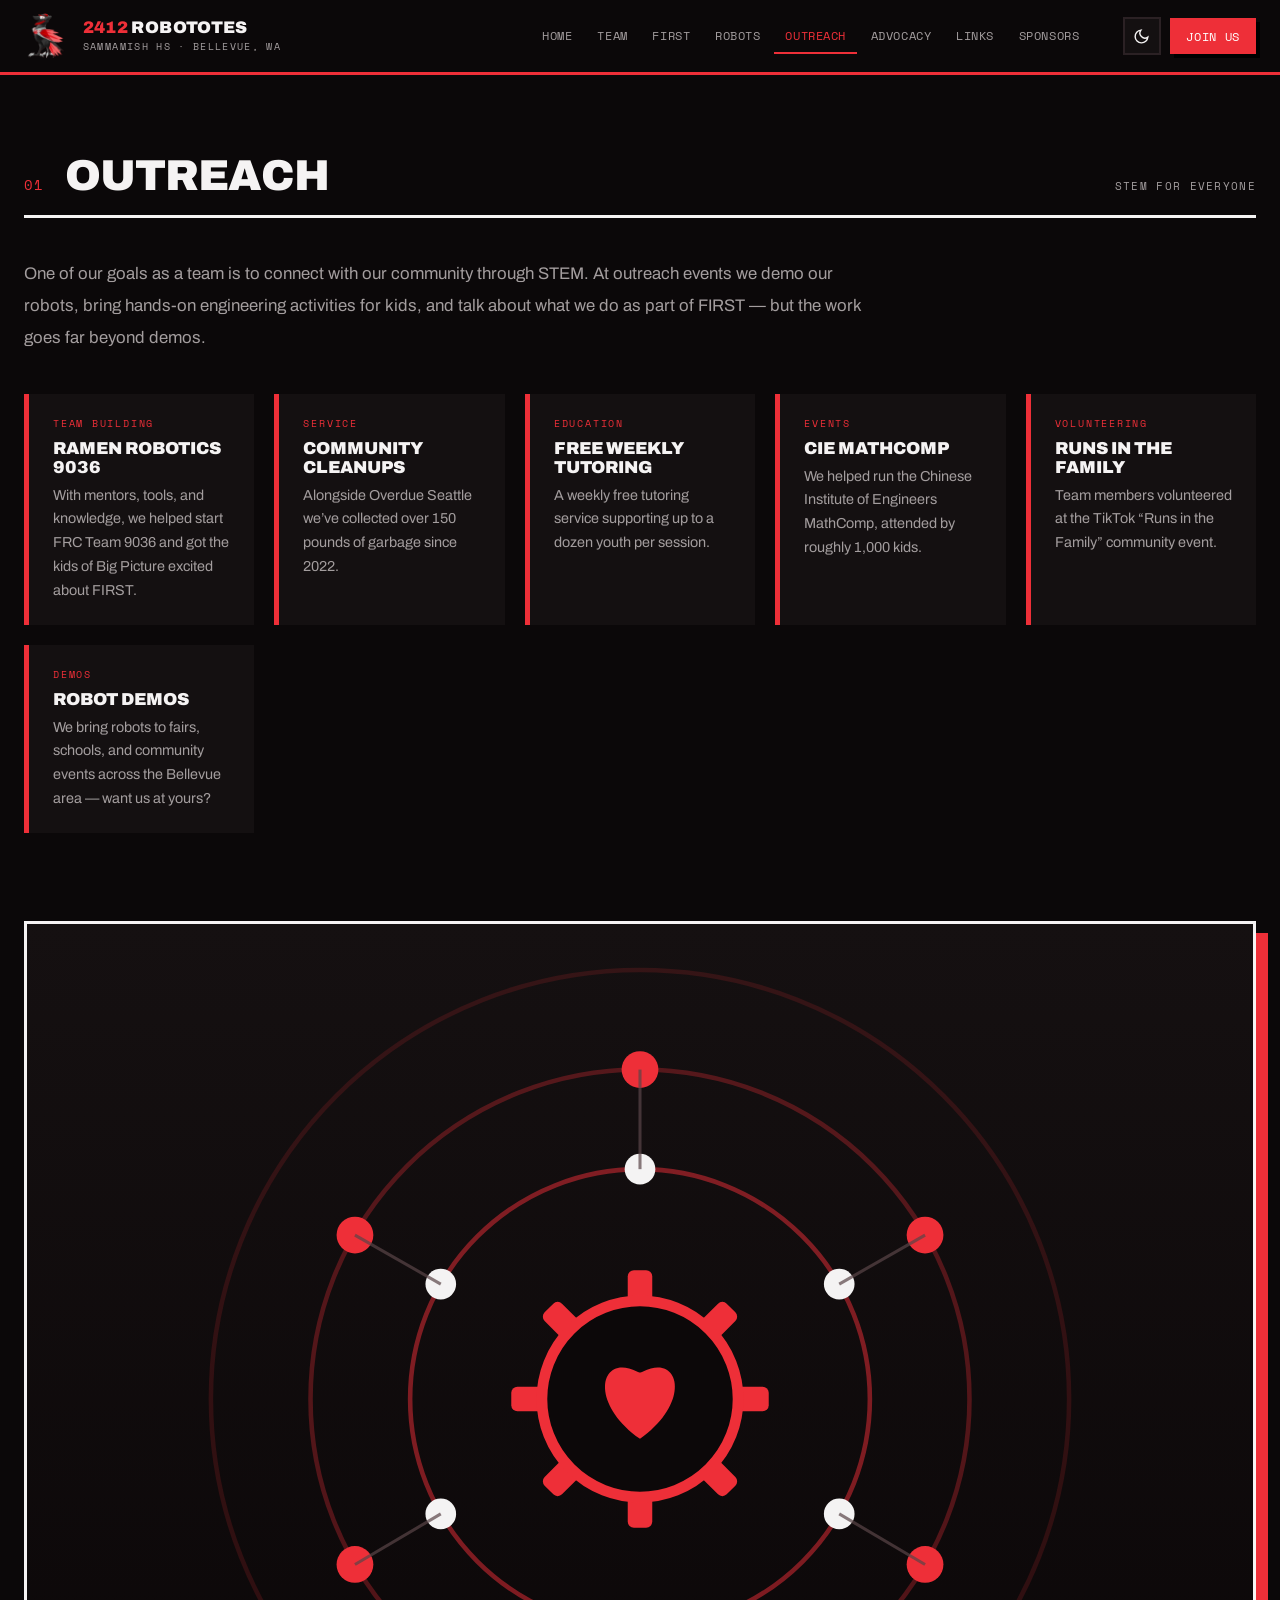
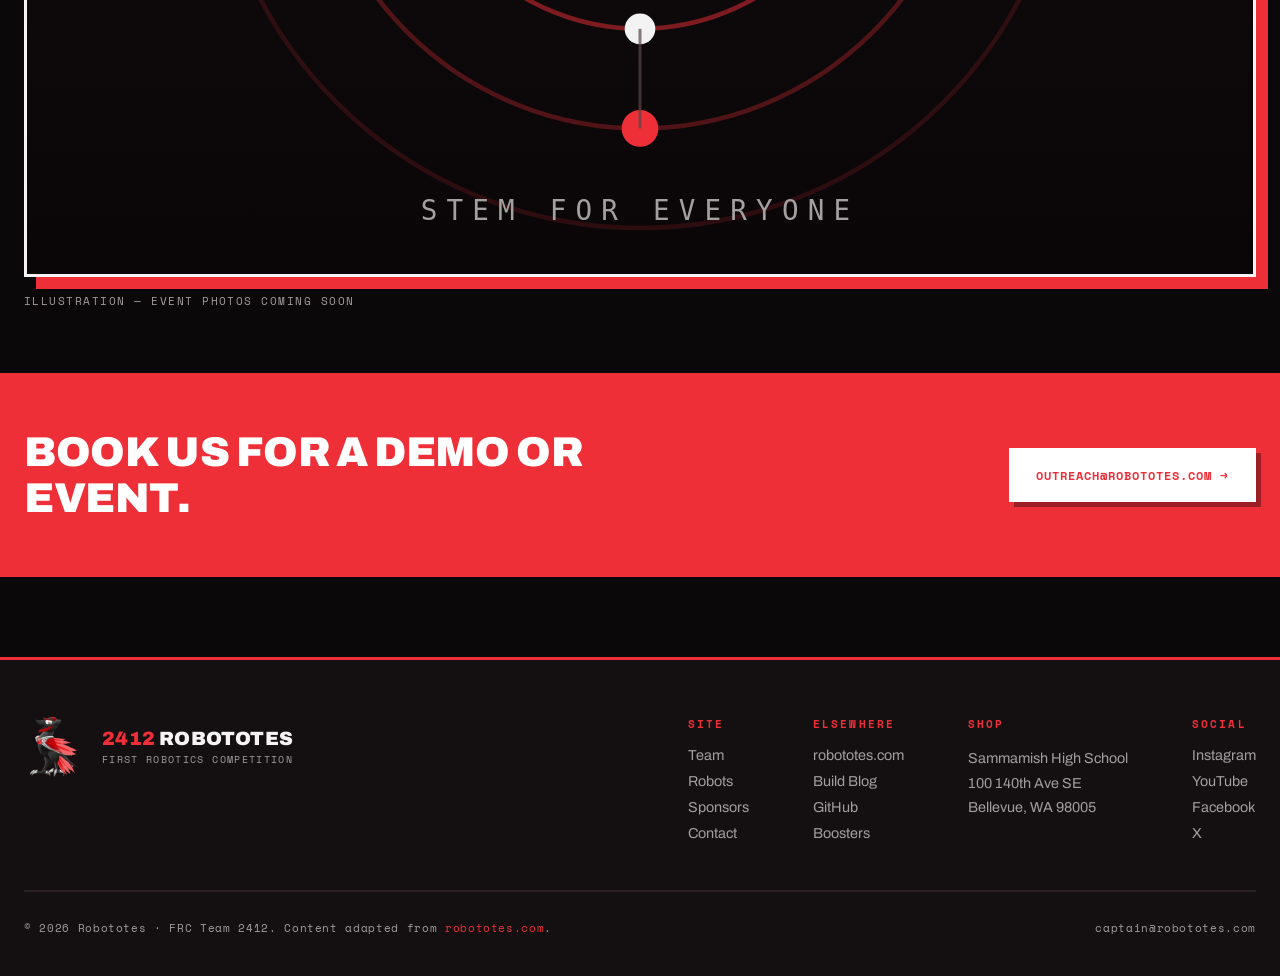
<file: pages/outreach/overview.html>
<!DOCTYPE html>
<html lang="en" data-theme="dark">
<head>
<meta charset="UTF-8">
<meta name="viewport" content="width=device-width, initial-scale=1.0">
<title>Robototes | Outreach</title>
<link rel="icon" type="image/png" href="../pictures/site/2412_logo.png">
<meta name="description" content="Team 2412's community outreach — robot demos, free tutoring, community cleanups, and helping new FIRST teams start.">
<link rel="preconnect" href="https://fonts.googleapis.com">
<link rel="preconnect" href="https://fonts.gstatic.com" crossorigin>
<link href="https://fonts.googleapis.com/css2?family=Archivo:wght@400;700;900&family=Space+Mono:wght@400;700&display=swap" rel="stylesheet">
<link rel="stylesheet" href="../css/site.css">
</head>
<body>
<header class="topbar">
  <div class="topbar-in">
    <a href="../index.html" class="tb-brand">
      <img src="../pictures/site/2412_logo.png" alt="Robototes logo">
      <span>
        <span class="tb-name"><em>2412</em> ROBOTOTES</span><br>
        <span class="tb-sub">Sammamish HS &middot; Bellevue, WA</span>
      </span>
    </a>
    <nav class="tb-links" id="tbLinks">
      <a href="../index.html">Home</a>
      <a href="../about/team_2412.html">Team</a>
      <a href="../about/first.html">FIRST</a>
      <a href="../robots/robototes_bots.html">Robots</a>
      <a href="../outreach/overview.html" class="on">Outreach</a>
      <a href="../resources/advocacy.html">Advocacy</a>
      <a href="../resources/documents.html">Links</a>
      <a href="../sponsors.html">Sponsors</a>
    </nav>
    <div class="tb-actions">
      <button class="mode-btn" id="modeBtn" aria-label="Toggle color theme">
        <svg class="ic-sun" viewBox="0 0 24 24"><circle cx="12" cy="12" r="5"></circle><line x1="12" y1="1" x2="12" y2="3"></line><line x1="12" y1="21" x2="12" y2="23"></line><line x1="4.22" y1="4.22" x2="5.64" y2="5.64"></line><line x1="18.36" y1="18.36" x2="19.78" y2="19.78"></line><line x1="1" y1="12" x2="3" y2="12"></line><line x1="21" y1="12" x2="23" y2="12"></line><line x1="4.22" y1="19.78" x2="5.64" y2="18.36"></line><line x1="18.36" y1="5.64" x2="19.78" y2="4.22"></line></svg>
        <svg class="ic-moon" viewBox="0 0 24 24"><path d="M21 12.79A9 9 0 1 1 11.21 3 7 7 0 0 0 21 12.79z"></path></svg>
      </button>
      <a href="../contact.html" class="tb-join">Join Us</a>
    </div>
    <button class="burger" id="burger" aria-label="Toggle menu">[=]</button>
  </div>
</header>

<main>
<section class="sec">
  <div class="sec-head rv">
    <span class="sec-no">01</span>
    <h2>Outreach</h2>
    <span class="spacer"></span>
    <span class="sec-aside">STEM for everyone</span>
  </div>
  <div class="prose rv">
    <p>One of our goals as a team is to connect with our community through STEM. At outreach events we demo our robots, bring hands-on engineering activities for kids, and talk about what we do as part of FIRST &mdash; but the work goes far beyond demos.</p>
  </div>
  <div class="facts">
    <div class="fact rv"><span class="k">Team building</span><h4>Ramen Robotics 9036</h4><p>With mentors, tools, and knowledge, we helped start FRC Team 9036 and got the kids of Big Picture excited about FIRST.</p></div>
    <div class="fact rv"><span class="k">Service</span><h4>Community cleanups</h4><p>Alongside Overdue Seattle we&rsquo;ve collected over 150 pounds of garbage since 2022.</p></div>
    <div class="fact rv"><span class="k">Education</span><h4>Free weekly tutoring</h4><p>A weekly free tutoring service supporting up to a dozen youth per session.</p></div>
    <div class="fact rv"><span class="k">Events</span><h4>CIE MathComp</h4><p>We helped run the Chinese Institute of Engineers MathComp, attended by roughly 1,000 kids.</p></div>
    <div class="fact rv"><span class="k">Volunteering</span><h4>Runs in the Family</h4><p>Team members volunteered at the TikTok &ldquo;Runs in the Family&rdquo; community event.</p></div>
    <div class="fact rv"><span class="k">Demos</span><h4>Robot demos</h4><p>We bring robots to fairs, schools, and community events across the Bellevue area — want us at yours?</p></div>
  </div>
</section>
<figure class="band rv">
  <img src="../pictures/art/outreach.svg" alt="Stylized outreach illustration — community connected around a gear">
  <figcaption>Illustration &mdash; event photos coming soon</figcaption>
</figure>
<div class="cta-panel rv">
  <div class="cta-in">
    <h2>Book us for a demo or event.</h2>
    <a href="mailto:outreach@robototes.com" class="b">outreach@robototes.com &rarr;</a>
  </div>
</div>
</main>

<footer>
  <div class="foot-in">
    <div class="foot-top">
      <div class="foot-brand">
        <img src="../pictures/site/2412_logo.png" alt="Robototes logo">
        <span>
          <span class="tb-name"><em>2412</em> ROBOTOTES</span><br>
          <span class="tb-sub">FIRST Robotics Competition</span>
        </span>
      </div>
      <div class="foot-cols">
        <div>
          <h5>Site</h5>
          <ul>
            <li><a href="../about/team_2412.html">Team</a></li>
            <li><a href="../robots/robototes_bots.html">Robots</a></li>
            <li><a href="../sponsors.html">Sponsors</a></li>
            <li><a href="../contact.html">Contact</a></li>
          </ul>
        </div>
        <div>
          <h5>Elsewhere</h5>
          <ul>
            <li><a href="https://www.robototes.com" target="_blank" rel="noopener">robototes.com</a></li>
            <li><a href="https://blog.robototes.com/" target="_blank" rel="noopener">Build Blog</a></li>
            <li><a href="https://github.com/robototes" target="_blank" rel="noopener">GitHub</a></li>
            <li><a href="https://booster.robototes.com/" target="_blank" rel="noopener">Boosters</a></li>
          </ul>
        </div>
        <div>
          <h5>Shop</h5>
          <address>Sammamish High School<br>100 140th Ave SE<br>Bellevue, WA 98005</address>
        </div>
        <div>
          <h5>Social</h5>
          <ul>
            <li><a href="https://www.instagram.com/robototes/" target="_blank" rel="noopener">Instagram</a></li>
            <li><a href="https://www.youtube.com/channel/UCGPcRxxZuqsReqQDWMfKrVw" target="_blank" rel="noopener">YouTube</a></li>
            <li><a href="https://www.facebook.com/Robototes/" target="_blank" rel="noopener">Facebook</a></li>
            <li><a href="https://x.com/robotics_2412" target="_blank" rel="noopener">X</a></li>
          </ul>
        </div>
      </div>
    </div>
    <div class="foot-base">
      <span>&copy; 2026 Robototes &middot; FRC Team 2412. Content adapted from <a href="https://www.robototes.com" target="_blank" rel="noopener">robototes.com</a>.</span>
      <span>captain@robototes.com</span>
    </div>
  </div>
</footer>

<script src="../js/site.js"></script>
</body>
</html>
</file>
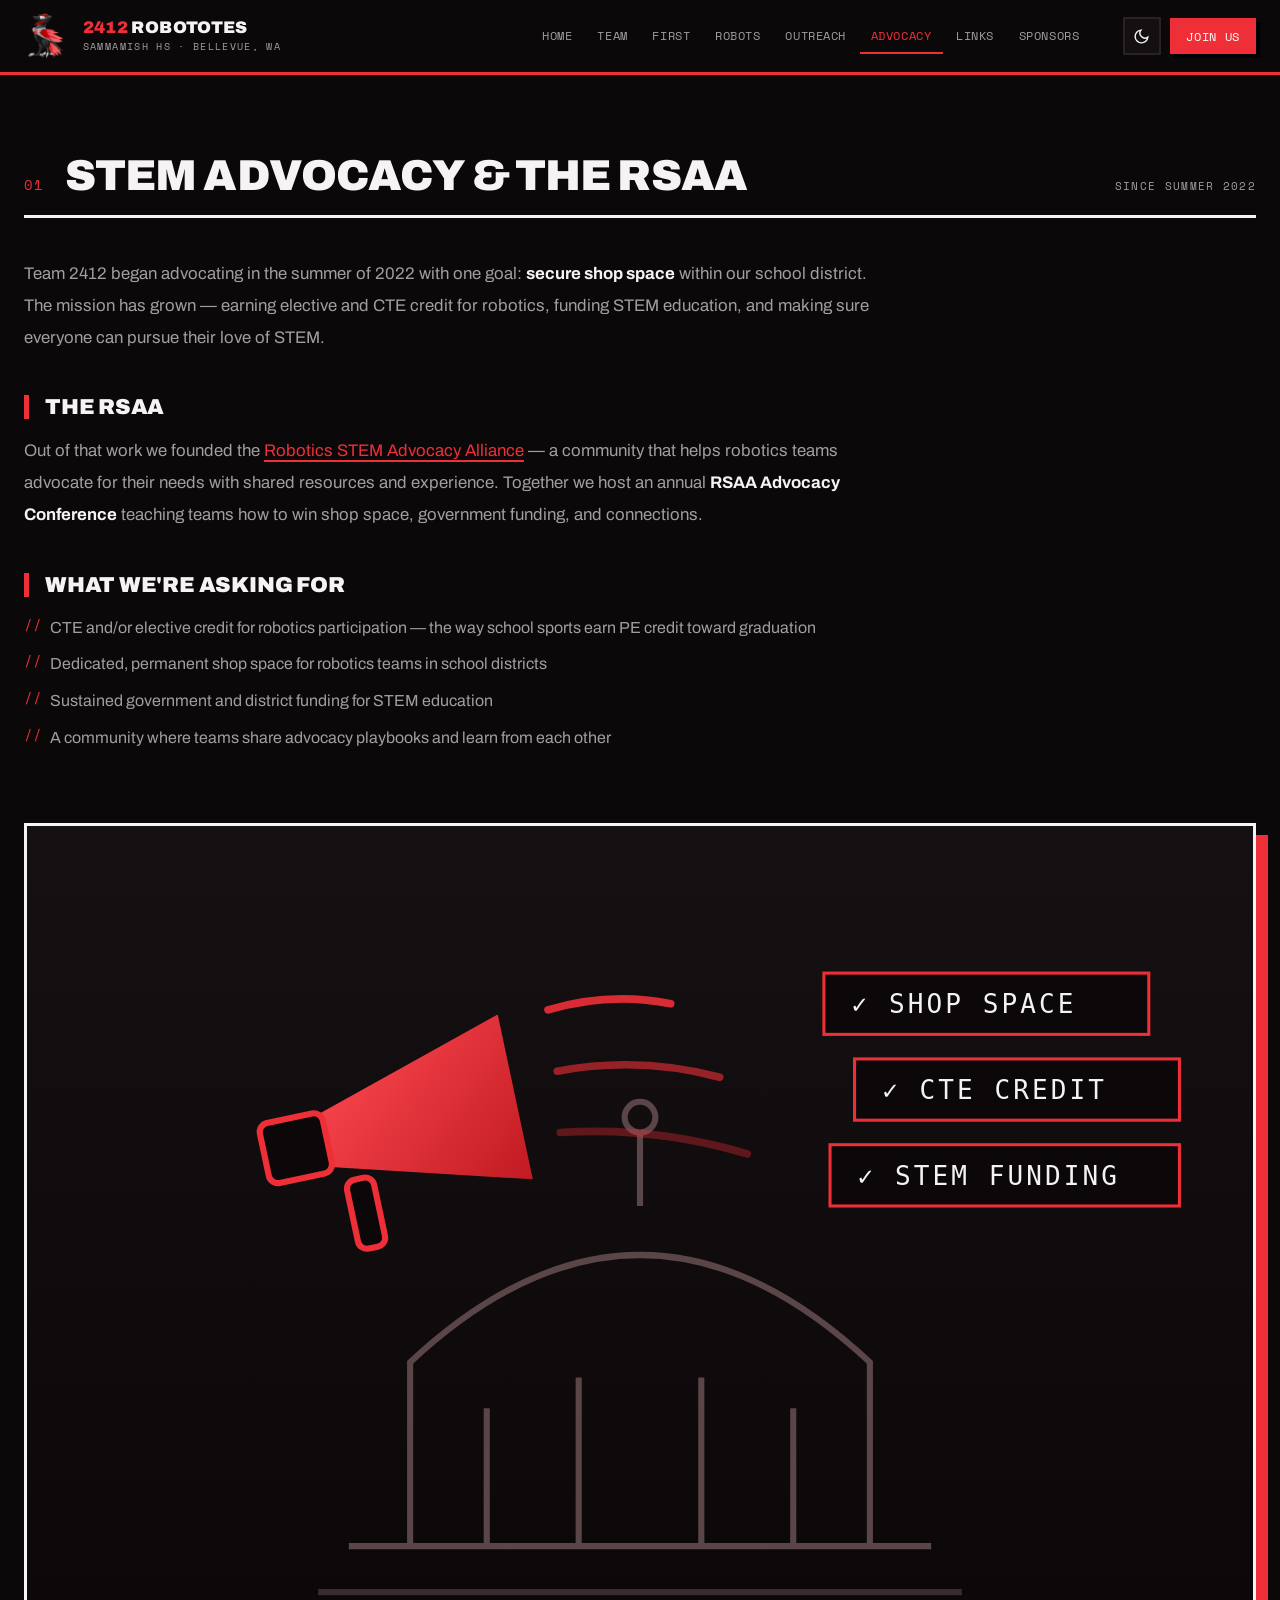
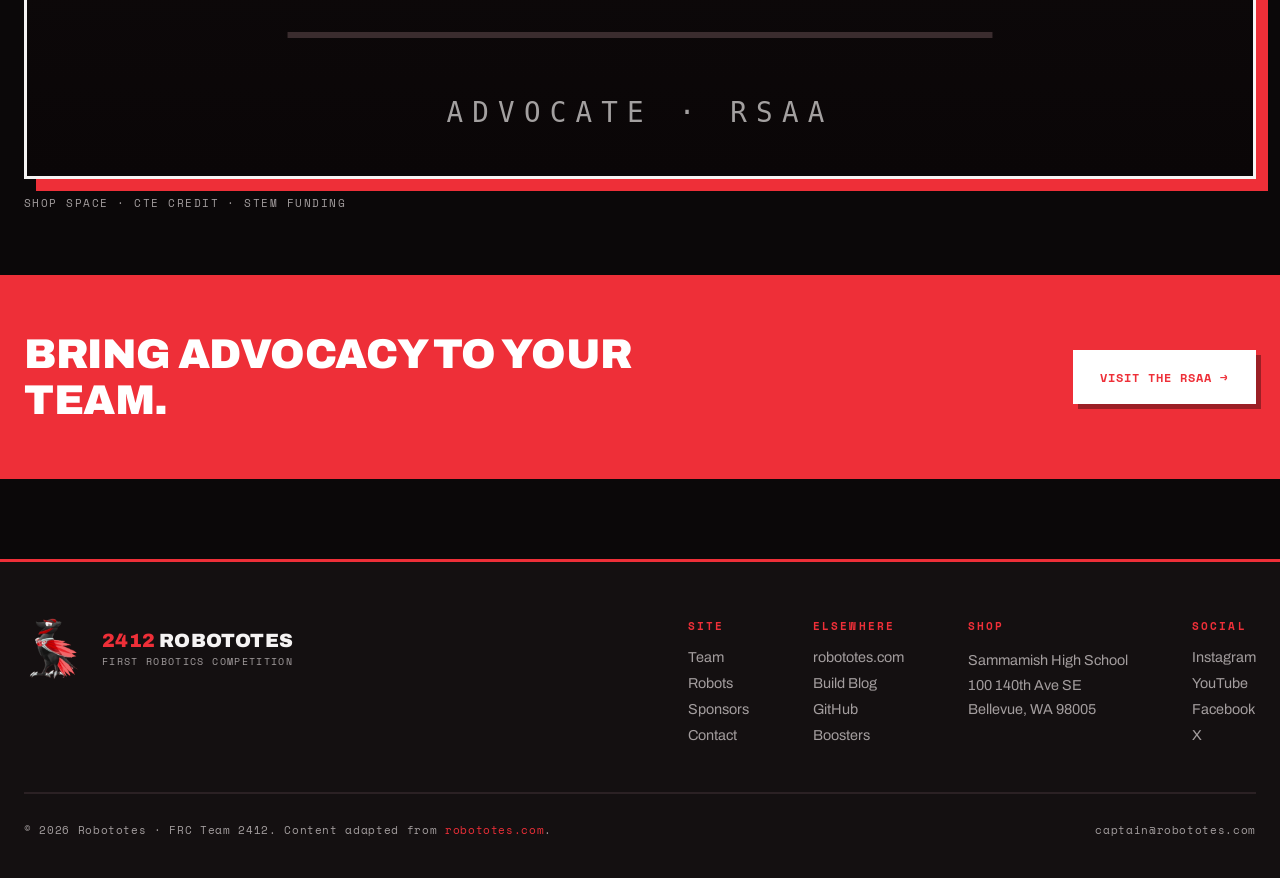
<file: pages/resources/advocacy.html>
<!DOCTYPE html>
<html lang="en" data-theme="dark">
<head>
<meta charset="UTF-8">
<meta name="viewport" content="width=device-width, initial-scale=1.0">
<title>Robototes | Advocacy</title>
<link rel="icon" type="image/png" href="../pictures/site/2412_logo.png">
<meta name="description" content="Team 2412 founded the Robotics STEM Advocacy Alliance — fighting for shop space, CTE credit, and STEM funding.">
<link rel="preconnect" href="https://fonts.googleapis.com">
<link rel="preconnect" href="https://fonts.gstatic.com" crossorigin>
<link href="https://fonts.googleapis.com/css2?family=Archivo:wght@400;700;900&family=Space+Mono:wght@400;700&display=swap" rel="stylesheet">
<link rel="stylesheet" href="../css/site.css">
</head>
<body>
<header class="topbar">
  <div class="topbar-in">
    <a href="../index.html" class="tb-brand">
      <img src="../pictures/site/2412_logo.png" alt="Robototes logo">
      <span>
        <span class="tb-name"><em>2412</em> ROBOTOTES</span><br>
        <span class="tb-sub">Sammamish HS &middot; Bellevue, WA</span>
      </span>
    </a>
    <nav class="tb-links" id="tbLinks">
      <a href="../index.html">Home</a>
      <a href="../about/team_2412.html">Team</a>
      <a href="../about/first.html">FIRST</a>
      <a href="../robots/robototes_bots.html">Robots</a>
      <a href="../outreach/overview.html">Outreach</a>
      <a href="../resources/advocacy.html" class="on">Advocacy</a>
      <a href="../resources/documents.html">Links</a>
      <a href="../sponsors.html">Sponsors</a>
    </nav>
    <div class="tb-actions">
      <button class="mode-btn" id="modeBtn" aria-label="Toggle color theme">
        <svg class="ic-sun" viewBox="0 0 24 24"><circle cx="12" cy="12" r="5"></circle><line x1="12" y1="1" x2="12" y2="3"></line><line x1="12" y1="21" x2="12" y2="23"></line><line x1="4.22" y1="4.22" x2="5.64" y2="5.64"></line><line x1="18.36" y1="18.36" x2="19.78" y2="19.78"></line><line x1="1" y1="12" x2="3" y2="12"></line><line x1="21" y1="12" x2="23" y2="12"></line><line x1="4.22" y1="19.78" x2="5.64" y2="18.36"></line><line x1="18.36" y1="5.64" x2="19.78" y2="4.22"></line></svg>
        <svg class="ic-moon" viewBox="0 0 24 24"><path d="M21 12.79A9 9 0 1 1 11.21 3 7 7 0 0 0 21 12.79z"></path></svg>
      </button>
      <a href="../contact.html" class="tb-join">Join Us</a>
    </div>
    <button class="burger" id="burger" aria-label="Toggle menu">[=]</button>
  </div>
</header>

<main>
<section class="sec">
  <div class="sec-head rv">
    <span class="sec-no">01</span>
    <h2>STEM Advocacy &amp; the RSAA</h2>
    <span class="spacer"></span>
    <span class="sec-aside">since summer 2022</span>
  </div>
  <div class="prose rv">
    <p>Team 2412 began advocating in the summer of 2022 with one goal: <strong>secure shop space</strong> within our school district. The mission has grown &mdash; earning elective and CTE credit for robotics, funding STEM education, and making sure everyone can pursue their love of STEM.</p>
    <h3>The RSAA</h3>
    <p>Out of that work we founded the <a href="https://www.rsaainfo.com/about-us" target="_blank" rel="noopener">Robotics STEM Advocacy Alliance</a> &mdash; a community that helps robotics teams advocate for their needs with shared resources and experience. Together we host an annual <strong>RSAA Advocacy Conference</strong> teaching teams how to win shop space, government funding, and connections.</p>
    <h3>What we're asking for</h3>
    <ul>
      <li>CTE and/or elective credit for robotics participation — the way school sports earn PE credit toward graduation</li>
      <li>Dedicated, permanent shop space for robotics teams in school districts</li>
      <li>Sustained government and district funding for STEM education</li>
      <li>A community where teams share advocacy playbooks and learn from each other</li>
    </ul>
  </div>
</section>
<figure class="band rv">
  <img src="../pictures/art/advocacy.svg" alt="Stylized advocacy illustration — megaphone, capitol dome, and the RSAA asks">
  <figcaption>Shop space &middot; CTE credit &middot; STEM funding</figcaption>
</figure>
<div class="cta-panel rv">
  <div class="cta-in">
    <h2>Bring advocacy to your team.</h2>
    <a href="https://www.rsaainfo.com/about-us" class="b" target="_blank" rel="noopener">Visit the RSAA &rarr;</a>
  </div>
</div>
</main>

<footer>
  <div class="foot-in">
    <div class="foot-top">
      <div class="foot-brand">
        <img src="../pictures/site/2412_logo.png" alt="Robototes logo">
        <span>
          <span class="tb-name"><em>2412</em> ROBOTOTES</span><br>
          <span class="tb-sub">FIRST Robotics Competition</span>
        </span>
      </div>
      <div class="foot-cols">
        <div>
          <h5>Site</h5>
          <ul>
            <li><a href="../about/team_2412.html">Team</a></li>
            <li><a href="../robots/robototes_bots.html">Robots</a></li>
            <li><a href="../sponsors.html">Sponsors</a></li>
            <li><a href="../contact.html">Contact</a></li>
          </ul>
        </div>
        <div>
          <h5>Elsewhere</h5>
          <ul>
            <li><a href="https://www.robototes.com" target="_blank" rel="noopener">robototes.com</a></li>
            <li><a href="https://blog.robototes.com/" target="_blank" rel="noopener">Build Blog</a></li>
            <li><a href="https://github.com/robototes" target="_blank" rel="noopener">GitHub</a></li>
            <li><a href="https://booster.robototes.com/" target="_blank" rel="noopener">Boosters</a></li>
          </ul>
        </div>
        <div>
          <h5>Shop</h5>
          <address>Sammamish High School<br>100 140th Ave SE<br>Bellevue, WA 98005</address>
        </div>
        <div>
          <h5>Social</h5>
          <ul>
            <li><a href="https://www.instagram.com/robototes/" target="_blank" rel="noopener">Instagram</a></li>
            <li><a href="https://www.youtube.com/channel/UCGPcRxxZuqsReqQDWMfKrVw" target="_blank" rel="noopener">YouTube</a></li>
            <li><a href="https://www.facebook.com/Robototes/" target="_blank" rel="noopener">Facebook</a></li>
            <li><a href="https://x.com/robotics_2412" target="_blank" rel="noopener">X</a></li>
          </ul>
        </div>
      </div>
    </div>
    <div class="foot-base">
      <span>&copy; 2026 Robototes &middot; FRC Team 2412. Content adapted from <a href="https://www.robototes.com" target="_blank" rel="noopener">robototes.com</a>.</span>
      <span>captain@robototes.com</span>
    </div>
  </div>
</footer>

<script src="../js/site.js"></script>
</body>
</html>
</file>
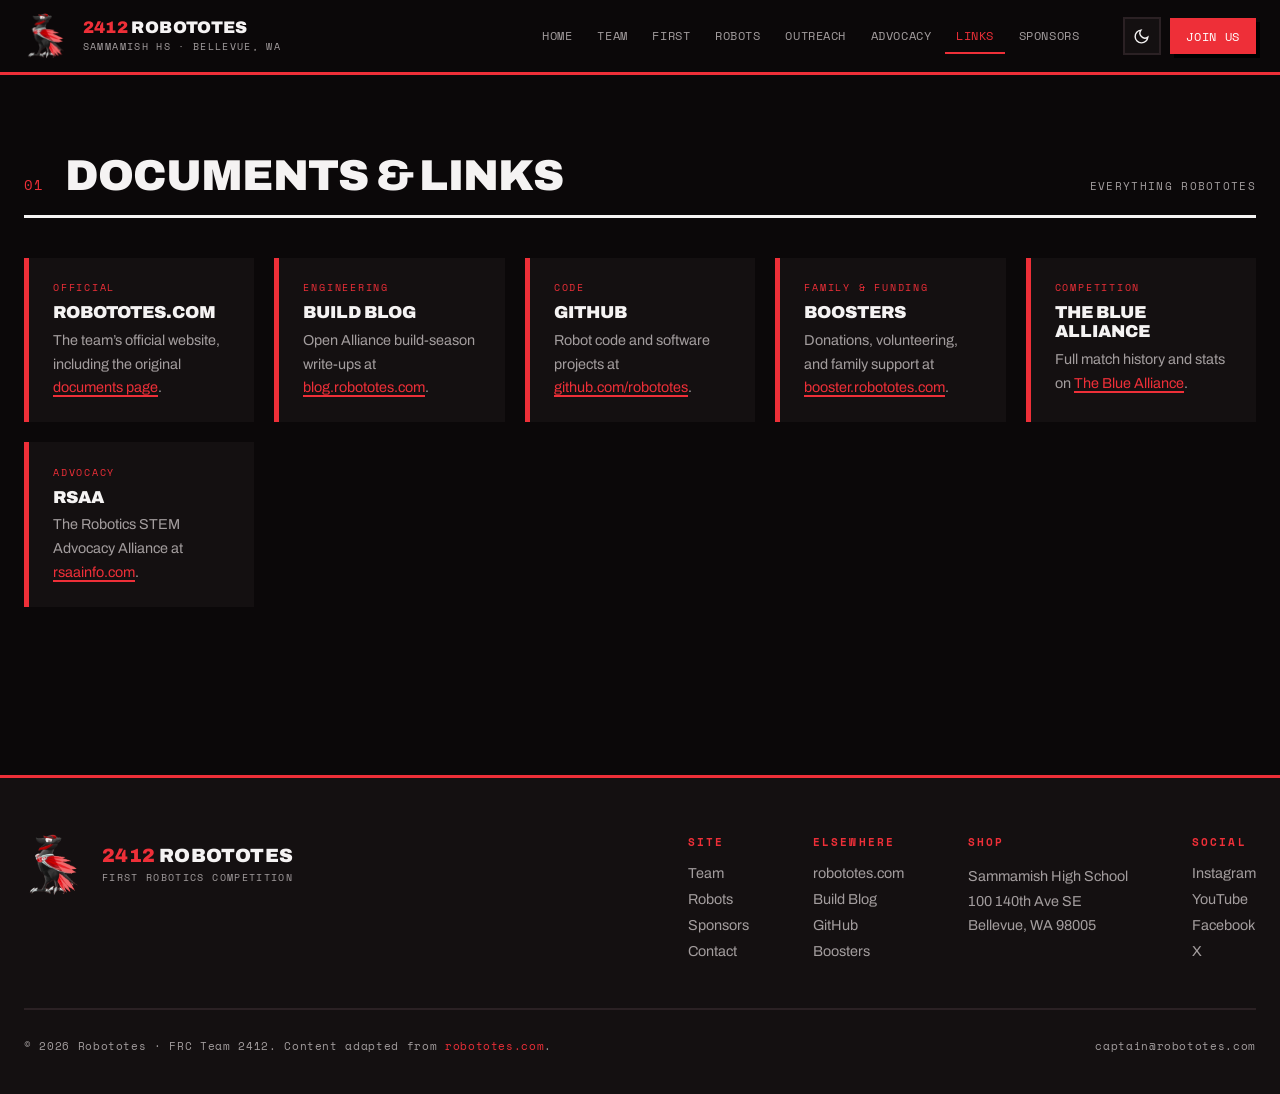
<file: pages/resources/documents.html>
<!DOCTYPE html>
<html lang="en" data-theme="dark">
<head>
<meta charset="UTF-8">
<meta name="viewport" content="width=device-width, initial-scale=1.0">
<title>Robototes | Links</title>
<link rel="icon" type="image/png" href="../pictures/site/2412_logo.png">
<meta name="description" content="Team 2412 documents and links — official site, build blog, GitHub, boosters, The Blue Alliance, and the RSAA.">
<link rel="preconnect" href="https://fonts.googleapis.com">
<link rel="preconnect" href="https://fonts.gstatic.com" crossorigin>
<link href="https://fonts.googleapis.com/css2?family=Archivo:wght@400;700;900&family=Space+Mono:wght@400;700&display=swap" rel="stylesheet">
<link rel="stylesheet" href="../css/site.css">
</head>
<body>
<header class="topbar">
  <div class="topbar-in">
    <a href="../index.html" class="tb-brand">
      <img src="../pictures/site/2412_logo.png" alt="Robototes logo">
      <span>
        <span class="tb-name"><em>2412</em> ROBOTOTES</span><br>
        <span class="tb-sub">Sammamish HS &middot; Bellevue, WA</span>
      </span>
    </a>
    <nav class="tb-links" id="tbLinks">
      <a href="../index.html">Home</a>
      <a href="../about/team_2412.html">Team</a>
      <a href="../about/first.html">FIRST</a>
      <a href="../robots/robototes_bots.html">Robots</a>
      <a href="../outreach/overview.html">Outreach</a>
      <a href="../resources/advocacy.html">Advocacy</a>
      <a href="../resources/documents.html" class="on">Links</a>
      <a href="../sponsors.html">Sponsors</a>
    </nav>
    <div class="tb-actions">
      <button class="mode-btn" id="modeBtn" aria-label="Toggle color theme">
        <svg class="ic-sun" viewBox="0 0 24 24"><circle cx="12" cy="12" r="5"></circle><line x1="12" y1="1" x2="12" y2="3"></line><line x1="12" y1="21" x2="12" y2="23"></line><line x1="4.22" y1="4.22" x2="5.64" y2="5.64"></line><line x1="18.36" y1="18.36" x2="19.78" y2="19.78"></line><line x1="1" y1="12" x2="3" y2="12"></line><line x1="21" y1="12" x2="23" y2="12"></line><line x1="4.22" y1="19.78" x2="5.64" y2="18.36"></line><line x1="18.36" y1="5.64" x2="19.78" y2="4.22"></line></svg>
        <svg class="ic-moon" viewBox="0 0 24 24"><path d="M21 12.79A9 9 0 1 1 11.21 3 7 7 0 0 0 21 12.79z"></path></svg>
      </button>
      <a href="../contact.html" class="tb-join">Join Us</a>
    </div>
    <button class="burger" id="burger" aria-label="Toggle menu">[=]</button>
  </div>
</header>

<main>
<section class="sec">
  <div class="sec-head rv">
    <span class="sec-no">01</span>
    <h2>Documents &amp; links</h2>
    <span class="spacer"></span>
    <span class="sec-aside">everything Robototes</span>
  </div>
  <div class="facts">
    <div class="fact rv"><span class="k">Official</span><h4>robototes.com</h4><p>The team&rsquo;s official website, including the original <a href="https://www.robototes.com/resources/documents" target="_blank" rel="noopener">documents page</a>.</p></div>
    <div class="fact rv"><span class="k">Engineering</span><h4>Build blog</h4><p>Open Alliance build-season write-ups at <a href="https://blog.robototes.com/" target="_blank" rel="noopener">blog.robototes.com</a>.</p></div>
    <div class="fact rv"><span class="k">Code</span><h4>GitHub</h4><p>Robot code and software projects at <a href="https://github.com/robototes" target="_blank" rel="noopener">github.com/robototes</a>.</p></div>
    <div class="fact rv"><span class="k">Family &amp; funding</span><h4>Boosters</h4><p>Donations, volunteering, and family support at <a href="https://booster.robototes.com/" target="_blank" rel="noopener">booster.robototes.com</a>.</p></div>
    <div class="fact rv"><span class="k">Competition</span><h4>The Blue Alliance</h4><p>Full match history and stats on <a href="https://www.thebluealliance.com/team/2412" target="_blank" rel="noopener">The Blue Alliance</a>.</p></div>
    <div class="fact rv"><span class="k">Advocacy</span><h4>RSAA</h4><p>The Robotics STEM Advocacy Alliance at <a href="https://www.rsaainfo.com/" target="_blank" rel="noopener">rsaainfo.com</a>.</p></div>
  </div>
</section>
</main>

<footer>
  <div class="foot-in">
    <div class="foot-top">
      <div class="foot-brand">
        <img src="../pictures/site/2412_logo.png" alt="Robototes logo">
        <span>
          <span class="tb-name"><em>2412</em> ROBOTOTES</span><br>
          <span class="tb-sub">FIRST Robotics Competition</span>
        </span>
      </div>
      <div class="foot-cols">
        <div>
          <h5>Site</h5>
          <ul>
            <li><a href="../about/team_2412.html">Team</a></li>
            <li><a href="../robots/robototes_bots.html">Robots</a></li>
            <li><a href="../sponsors.html">Sponsors</a></li>
            <li><a href="../contact.html">Contact</a></li>
          </ul>
        </div>
        <div>
          <h5>Elsewhere</h5>
          <ul>
            <li><a href="https://www.robototes.com" target="_blank" rel="noopener">robototes.com</a></li>
            <li><a href="https://blog.robototes.com/" target="_blank" rel="noopener">Build Blog</a></li>
            <li><a href="https://github.com/robototes" target="_blank" rel="noopener">GitHub</a></li>
            <li><a href="https://booster.robototes.com/" target="_blank" rel="noopener">Boosters</a></li>
          </ul>
        </div>
        <div>
          <h5>Shop</h5>
          <address>Sammamish High School<br>100 140th Ave SE<br>Bellevue, WA 98005</address>
        </div>
        <div>
          <h5>Social</h5>
          <ul>
            <li><a href="https://www.instagram.com/robototes/" target="_blank" rel="noopener">Instagram</a></li>
            <li><a href="https://www.youtube.com/channel/UCGPcRxxZuqsReqQDWMfKrVw" target="_blank" rel="noopener">YouTube</a></li>
            <li><a href="https://www.facebook.com/Robototes/" target="_blank" rel="noopener">Facebook</a></li>
            <li><a href="https://x.com/robotics_2412" target="_blank" rel="noopener">X</a></li>
          </ul>
        </div>
      </div>
    </div>
    <div class="foot-base">
      <span>&copy; 2026 Robototes &middot; FRC Team 2412. Content adapted from <a href="https://www.robototes.com" target="_blank" rel="noopener">robototes.com</a>.</span>
      <span>captain@robototes.com</span>
    </div>
  </div>
</footer>

<script src="../js/site.js"></script>
</body>
</html>
</file>
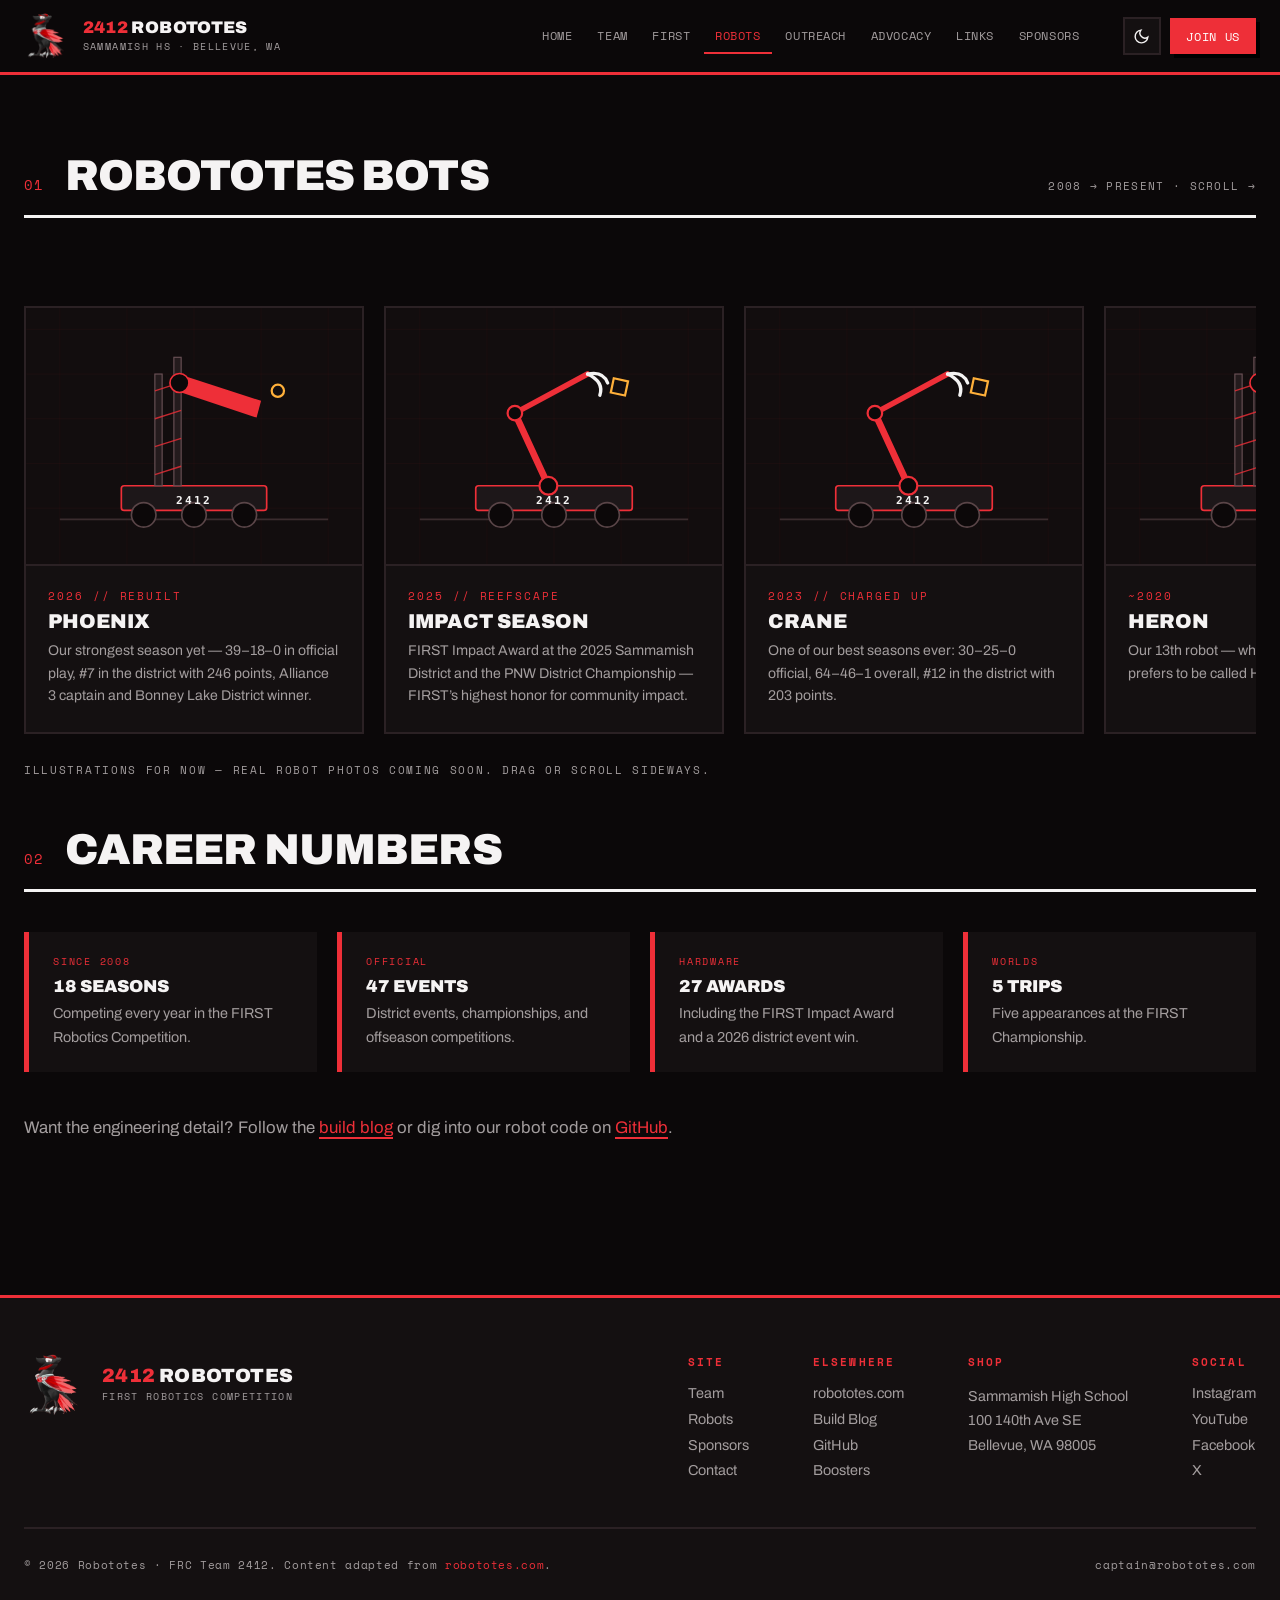
<file: pages/robots/robototes_bots.html>
<!DOCTYPE html>
<html lang="en" data-theme="dark">
<head>
<meta charset="UTF-8">
<meta name="viewport" content="width=device-width, initial-scale=1.0">
<title>Robototes | Our Robots</title>
<link rel="icon" type="image/png" href="../pictures/site/2412_logo.png">
<meta name="description" content="Robot history of FRC Team 2412 — from the 2008 rookie build to Phoenix, the 2026 Bonney Lake District winner.">
<link rel="preconnect" href="https://fonts.googleapis.com">
<link rel="preconnect" href="https://fonts.gstatic.com" crossorigin>
<link href="https://fonts.googleapis.com/css2?family=Archivo:wght@400;700;900&family=Space+Mono:wght@400;700&display=swap" rel="stylesheet">
<link rel="stylesheet" href="../css/site.css">
</head>
<body>
<header class="topbar">
  <div class="topbar-in">
    <a href="../index.html" class="tb-brand">
      <img src="../pictures/site/2412_logo.png" alt="Robototes logo">
      <span>
        <span class="tb-name"><em>2412</em> ROBOTOTES</span><br>
        <span class="tb-sub">Sammamish HS &middot; Bellevue, WA</span>
      </span>
    </a>
    <nav class="tb-links" id="tbLinks">
      <a href="../index.html">Home</a>
      <a href="../about/team_2412.html">Team</a>
      <a href="../about/first.html">FIRST</a>
      <a href="../robots/robototes_bots.html" class="on">Robots</a>
      <a href="../outreach/overview.html">Outreach</a>
      <a href="../resources/advocacy.html">Advocacy</a>
      <a href="../resources/documents.html">Links</a>
      <a href="../sponsors.html">Sponsors</a>
    </nav>
    <div class="tb-actions">
      <button class="mode-btn" id="modeBtn" aria-label="Toggle color theme">
        <svg class="ic-sun" viewBox="0 0 24 24"><circle cx="12" cy="12" r="5"></circle><line x1="12" y1="1" x2="12" y2="3"></line><line x1="12" y1="21" x2="12" y2="23"></line><line x1="4.22" y1="4.22" x2="5.64" y2="5.64"></line><line x1="18.36" y1="18.36" x2="19.78" y2="19.78"></line><line x1="1" y1="12" x2="3" y2="12"></line><line x1="21" y1="12" x2="23" y2="12"></line><line x1="4.22" y1="19.78" x2="5.64" y2="18.36"></line><line x1="18.36" y1="5.64" x2="19.78" y2="4.22"></line></svg>
        <svg class="ic-moon" viewBox="0 0 24 24"><path d="M21 12.79A9 9 0 1 1 11.21 3 7 7 0 0 0 21 12.79z"></path></svg>
      </button>
      <a href="../contact.html" class="tb-join">Join Us</a>
    </div>
    <button class="burger" id="burger" aria-label="Toggle menu">[=]</button>
  </div>
</header>

<main>
<section class="sec">
  <div class="sec-head rv">
    <span class="sec-no">01</span>
    <h2>Robototes Bots</h2>
    <span class="spacer"></span>
    <span class="sec-aside">2008 &rarr; present &middot; scroll &rarr;</span>
  </div>
</section>
<div class="strip-wrap rv">
  <div class="strip">
    <div class="bot">
      <img src="../pictures/art/bot_a.svg" alt="Stylized illustration of Phoenix, an elevator-and-shooter robot">
      <div class="bot-body">
        <span class="bot-year">2026 // Rebuilt</span>
        <h3>Phoenix</h3>
        <p>Our strongest season yet — 39&ndash;18&ndash;0 in official play, #7 in the district with 246 points, Alliance 3 captain and Bonney Lake District winner.</p>
      </div>
    </div>
    <div class="bot">
      <img src="../pictures/art/bot_b.svg" alt="Stylized illustration of an arm robot">
      <div class="bot-body">
        <span class="bot-year">2025 // Reefscape</span>
        <h3>Impact Season</h3>
        <p>FIRST Impact Award at the 2025 Sammamish District and the PNW District Championship — FIRST&rsquo;s highest honor for community impact.</p>
      </div>
    </div>
    <div class="bot">
      <img src="../pictures/art/bot_b.svg" alt="Stylized illustration of an arm robot">
      <div class="bot-body">
        <span class="bot-year">2023 // Charged Up</span>
        <h3>Crane</h3>
        <p>One of our best seasons ever: 30&ndash;25&ndash;0 official, 64&ndash;46&ndash;1 overall, #12 in the district with 203 points.</p>
      </div>
    </div>
    <div class="bot">
      <img src="../pictures/art/bot_a.svg" alt="Stylized robot illustration">
      <div class="bot-body">
        <span class="bot-year">~2020</span>
        <h3>Heron</h3>
        <p>Our 13th robot — who, according to team lore, prefers to be called Harry.</p>
      </div>
    </div>
    <div class="bot">
      <img src="../pictures/art/bot_b.svg" alt="Stylized robot illustration">
      <div class="bot-body">
        <span class="bot-year">2014 &amp; 2019</span>
        <h3>Banner Years</h3>
        <p>Together with 2023, our most successful seasons — 83 matches won across the three and a shelf full of awards.</p>
      </div>
    </div>
    <div class="bot">
      <img src="../pictures/art/bot_c.svg" alt="Stylized illustration of a classic box-frame rookie robot">
      <div class="bot-body">
        <span class="bot-year">2008 // Rookie</span>
        <h3>The First Bot</h3>
        <p>Twelve students, two mentors, one robot — the season that started it all.</p>
      </div>
    </div>
  </div>
  <p class="strip-hint">Illustrations for now &mdash; real robot photos coming soon. Drag or scroll sideways.</p>
</div>
<section class="sec" style="padding-top:3rem">
  <div class="sec-head rv">
    <span class="sec-no">02</span>
    <h2>Career numbers</h2>
  </div>
  <div class="facts">
    <div class="fact rv"><span class="k">Since 2008</span><h4>18 seasons</h4><p>Competing every year in the FIRST Robotics Competition.</p></div>
    <div class="fact rv"><span class="k">Official</span><h4>47 events</h4><p>District events, championships, and offseason competitions.</p></div>
    <div class="fact rv"><span class="k">Hardware</span><h4>27 awards</h4><p>Including the FIRST Impact Award and a 2026 district event win.</p></div>
    <div class="fact rv"><span class="k">Worlds</span><h4>5 trips</h4><p>Five appearances at the FIRST Championship.</p></div>
  </div>
  <div class="prose rv">
    <p>Want the engineering detail? Follow the <a href="https://blog.robototes.com/" target="_blank" rel="noopener">build blog</a> or dig into our robot code on <a href="https://github.com/robototes" target="_blank" rel="noopener">GitHub</a>.</p>
  </div>
</section>
</main>

<footer>
  <div class="foot-in">
    <div class="foot-top">
      <div class="foot-brand">
        <img src="../pictures/site/2412_logo.png" alt="Robototes logo">
        <span>
          <span class="tb-name"><em>2412</em> ROBOTOTES</span><br>
          <span class="tb-sub">FIRST Robotics Competition</span>
        </span>
      </div>
      <div class="foot-cols">
        <div>
          <h5>Site</h5>
          <ul>
            <li><a href="../about/team_2412.html">Team</a></li>
            <li><a href="../robots/robototes_bots.html">Robots</a></li>
            <li><a href="../sponsors.html">Sponsors</a></li>
            <li><a href="../contact.html">Contact</a></li>
          </ul>
        </div>
        <div>
          <h5>Elsewhere</h5>
          <ul>
            <li><a href="https://www.robototes.com" target="_blank" rel="noopener">robototes.com</a></li>
            <li><a href="https://blog.robototes.com/" target="_blank" rel="noopener">Build Blog</a></li>
            <li><a href="https://github.com/robototes" target="_blank" rel="noopener">GitHub</a></li>
            <li><a href="https://booster.robototes.com/" target="_blank" rel="noopener">Boosters</a></li>
          </ul>
        </div>
        <div>
          <h5>Shop</h5>
          <address>Sammamish High School<br>100 140th Ave SE<br>Bellevue, WA 98005</address>
        </div>
        <div>
          <h5>Social</h5>
          <ul>
            <li><a href="https://www.instagram.com/robototes/" target="_blank" rel="noopener">Instagram</a></li>
            <li><a href="https://www.youtube.com/channel/UCGPcRxxZuqsReqQDWMfKrVw" target="_blank" rel="noopener">YouTube</a></li>
            <li><a href="https://www.facebook.com/Robototes/" target="_blank" rel="noopener">Facebook</a></li>
            <li><a href="https://x.com/robotics_2412" target="_blank" rel="noopener">X</a></li>
          </ul>
        </div>
      </div>
    </div>
    <div class="foot-base">
      <span>&copy; 2026 Robototes &middot; FRC Team 2412. Content adapted from <a href="https://www.robototes.com" target="_blank" rel="noopener">robototes.com</a>.</span>
      <span>captain@robototes.com</span>
    </div>
  </div>
</footer>

<script src="../js/site.js"></script>
</body>
</html>
</file>
<file: pages/css/site.css>
/* ============================================================
   Team 2412 Robototes — site stylesheet (v2)
   Original design: sharp edges, hard shadows, numbered sections,
   diagonal cuts. Black / Robototes-red brand.
   ============================================================ */

*,*::before,*::after{box-sizing:border-box;margin:0;padding:0}
html{scroll-behavior:smooth}
body{
  background:var(--bg);color:var(--ink);
  font-family:'Archivo','Helvetica Neue',Helvetica,Arial,sans-serif;
  overflow-x:hidden;-webkit-font-smoothing:antialiased;
  transition:background-color .3s ease,color .3s ease;
}
img{max-width:100%;display:block}
a{text-decoration:none;color:inherit}
ul{list-style:none}

/* === PALETTE === */
:root[data-theme="dark"]{
  --red:#ee2f38;    --red-hi:#ff5a62;  --red-dim:#8f151c;
  --bg:#0b0809;     --panel:#141011;   --panel-2:#1c1517;
  --ink:#f5f3f3;    --mut:#a39d9e;
  --line:#2b2124;   --hard:#000;
  --art-bg:#120d0e;
}
:root[data-theme="light"]{
  --red:#c8191f;    --red-hi:#a2141a;  --red-dim:#e5888c;
  --bg:#f6f4f3;     --panel:#ffffff;   --panel-2:#efe9e8;
  --ink:#191314;    --mut:#6b6263;
  --line:#ddd3d3;   --hard:#c9b8b8;
  --art-bg:#120d0e;
}

.mono{font-family:'Space Mono',monospace}

/* === TOPBAR === */
.topbar{position:fixed;top:0;left:0;width:100%;z-index:900;background:var(--bg);border-bottom:3px solid var(--red)}
.topbar-in{max-width:1500px;margin:0 auto;display:flex;align-items:center;gap:1.25rem;height:72px;padding:0 1.5rem}
.tb-brand{display:flex;align-items:center;gap:.8rem}
.tb-brand img{height:46px;width:auto}
.tb-name{font-weight:900;font-size:1.05rem;letter-spacing:.02em;line-height:1.05}
.tb-name em{font-style:normal;color:var(--red)}
.tb-sub{font-family:'Space Mono',monospace;font-size:.6rem;color:var(--mut);letter-spacing:.14em;text-transform:uppercase}
.tb-links{display:flex;align-items:center;gap:.15rem;margin-left:auto}
.tb-links a{font-family:'Space Mono',monospace;font-size:.72rem;letter-spacing:.05em;text-transform:uppercase;color:var(--mut);padding:.55rem .7rem;border-bottom:2px solid transparent;transition:color .15s,border-color .15s}
.tb-links a:hover{color:var(--ink);border-color:var(--red)}
.tb-links a.on{color:var(--red);border-color:var(--red)}
.tb-actions{display:flex;align-items:center;gap:.6rem;margin-left:.75rem}
.tb-join{font-family:'Space Mono',monospace;font-size:.72rem;letter-spacing:.06em;text-transform:uppercase;background:var(--red);color:#fff;padding:.6rem 1rem;box-shadow:4px 4px 0 var(--hard);transition:transform .12s,box-shadow .12s}
.tb-join:hover{transform:translate(-2px,-2px);box-shadow:6px 6px 0 var(--hard)}
.mode-btn{width:38px;height:38px;background:var(--panel);border:2px solid var(--line);color:var(--ink);cursor:pointer;display:flex;align-items:center;justify-content:center;transition:border-color .15s,color .15s}
.mode-btn:hover{border-color:var(--red);color:var(--red)}
.mode-btn svg{width:17px;height:17px;fill:none;stroke:currentColor;stroke-width:2}
[data-theme="dark"] .ic-sun{display:none}
[data-theme="light"] .ic-moon{display:none}
.burger{display:none;width:42px;height:42px;background:none;border:2px solid var(--line);color:var(--ink);cursor:pointer;font-family:'Space Mono',monospace;font-size:.85rem}
@media(max-width:1080px){
  .tb-links{position:fixed;top:72px;left:0;right:0;background:var(--bg);border-bottom:3px solid var(--red);flex-direction:column;align-items:stretch;padding:.75rem 1rem 1.25rem;gap:.1rem;display:none}
  .tb-links.open{display:flex}
  .tb-links a{border-bottom:1px solid var(--line);padding:.85rem .25rem}
  .burger{display:block;margin-left:auto}
  .tb-actions{margin-left:0}
  .tb-sub{display:none}
}

main{padding-top:72px}

/* === HERO === */
.hero{position:relative;border-bottom:3px solid var(--red);overflow:hidden}
.hero-bg{position:absolute;inset:0;background-image:linear-gradient(var(--line) 1px,transparent 1px),linear-gradient(90deg,var(--line) 1px,transparent 1px);background-size:52px 52px;opacity:.35;pointer-events:none}
.hero-in{position:relative;max-width:1500px;margin:0 auto;display:grid;grid-template-columns:1.1fr .9fr;gap:3rem;align-items:center;padding:4.5rem 1.5rem 4rem;min-height:calc(100vh - 72px)}
.kicker{font-family:'Space Mono',monospace;font-size:.72rem;letter-spacing:.28em;text-transform:uppercase;color:var(--red);display:inline-block;border:2px solid var(--red);padding:.45rem .8rem;margin-bottom:1.75rem}
.hero h1{font-weight:900;font-size:clamp(3rem,7.4vw,6.8rem);line-height:.95;letter-spacing:-.03em;text-transform:uppercase}
.hero h1 .out{color:transparent;-webkit-text-stroke:2.5px var(--ink)}
.hero h1 .red{color:var(--red)}
.hero-blurb{color:var(--mut);font-size:1.08rem;line-height:1.8;max-width:520px;margin-top:1.75rem}
.hero-cta{display:flex;flex-wrap:wrap;gap:1rem;margin-top:2.25rem}
.hero-art{position:relative}
.hero-art img{width:100%;border:3px solid var(--ink);box-shadow:10px 10px 0 var(--red)}
.hero-art figcaption{font-family:'Space Mono',monospace;font-size:.66rem;letter-spacing:.14em;text-transform:uppercase;color:var(--mut);margin-top:1rem;text-align:right}
.hero-tape{position:relative;background:var(--red);color:#fff;font-family:'Space Mono',monospace;font-size:.72rem;letter-spacing:.2em;text-transform:uppercase;padding:.8rem 1.5rem;display:flex;flex-wrap:wrap;gap:.4rem 2.2rem;justify-content:center}

/* === BUTTONS === */
.b{display:inline-block;font-family:'Space Mono',monospace;font-size:.78rem;font-weight:700;letter-spacing:.08em;text-transform:uppercase;padding:.95rem 1.6rem;cursor:pointer;border:2px solid var(--ink);transition:transform .12s,box-shadow .12s,background .12s,color .12s}
.b-red{background:var(--red);border-color:var(--red);color:#fff;box-shadow:5px 5px 0 var(--hard)}
.b-red:hover{transform:translate(-2px,-2px);box-shadow:7px 7px 0 var(--hard)}
.b-line{background:transparent;color:var(--ink);box-shadow:5px 5px 0 var(--line)}
.b-line:hover{border-color:var(--red);color:var(--red);transform:translate(-2px,-2px)}

/* === SECTION SCAFFOLD === */
.sec{max-width:1500px;margin:0 auto;padding:5rem 1.5rem 3rem}
.sec-head{display:flex;align-items:baseline;gap:1.25rem;border-bottom:3px solid var(--ink);padding-bottom:1rem;margin-bottom:2.5rem}
.sec-no{font-family:'Space Mono',monospace;font-size:.85rem;color:var(--red);letter-spacing:.1em}
.sec-head h2{font-weight:900;font-size:clamp(1.7rem,3.4vw,2.7rem);letter-spacing:-.02em;text-transform:uppercase}
.sec-head .spacer{flex:1}
.sec-head .sec-aside{font-family:'Space Mono',monospace;font-size:.68rem;color:var(--mut);letter-spacing:.12em;text-transform:uppercase}

/* === BENTO === */
.bento{display:grid;grid-template-columns:repeat(4,1fr);grid-auto-rows:minmax(180px,auto);gap:1.25rem}
.cell{background:var(--panel);border:2px solid var(--line);padding:1.75rem;display:flex;flex-direction:column;justify-content:flex-end;gap:.5rem;position:relative;transition:border-color .18s,transform .18s}
a.cell:hover{border-color:var(--red);transform:translate(-3px,-3px);box-shadow:6px 6px 0 var(--hard)}
.cell .tag{font-family:'Space Mono',monospace;font-size:.62rem;letter-spacing:.18em;text-transform:uppercase;color:var(--red);position:absolute;top:1.2rem;left:1.75rem}
.cell h3{font-weight:900;font-size:1.3rem;letter-spacing:-.01em;text-transform:uppercase}
.cell p{color:var(--mut);font-size:.92rem;line-height:1.6}
.cell .go{font-family:'Space Mono',monospace;font-size:.72rem;color:var(--red);letter-spacing:.1em}
.cell-2w{grid-column:span 2}
.cell-2h{grid-row:span 2}
.cell-art{padding:0;overflow:hidden;justify-content:stretch;background:var(--art-bg)}
.cell-art img{width:100%;height:100%;object-fit:cover}
.cell-stat{align-items:flex-start;justify-content:center;background:var(--panel-2)}
.cell-stat .n{font-weight:900;font-size:clamp(2.6rem,4.6vw,4.2rem);line-height:1;color:var(--red)}
.cell-stat .l{font-family:'Space Mono',monospace;font-size:.66rem;letter-spacing:.16em;text-transform:uppercase;color:var(--mut)}
@media(max-width:1080px){.bento{grid-template-columns:repeat(2,1fr)}}
@media(max-width:640px){.bento{grid-template-columns:1fr}.cell-2w{grid-column:span 1}.cell-2h{grid-row:span 1}}

/* === WIDE ART BAND === */
.band{max-width:1500px;margin:0 auto;padding:0 1.5rem}
.band img{width:100%;border:3px solid var(--ink);box-shadow:12px 12px 0 var(--red)}
.band figcaption{font-family:'Space Mono',monospace;font-size:.66rem;letter-spacing:.14em;text-transform:uppercase;color:var(--mut);margin-top:1rem}

/* === PROSE === */
.prose{max-width:860px}
.prose p{color:var(--mut);font-size:1.05rem;line-height:1.9;margin-bottom:1.4rem}
.prose strong{color:var(--ink)}
.prose a{color:var(--red);border-bottom:2px solid var(--red)}
.prose a:hover{color:var(--red-hi)}
.prose h3{font-weight:900;font-size:1.35rem;text-transform:uppercase;letter-spacing:-.01em;margin:2.6rem 0 1rem;padding-left:1rem;border-left:5px solid var(--red)}
.prose ul{margin:0 0 1.4rem}
.prose ul li{color:var(--mut);line-height:1.85;padding-left:1.6rem;position:relative;margin-bottom:.45rem}
.prose ul li::before{content:'//';font-family:'Space Mono',monospace;color:var(--red);position:absolute;left:0;font-size:.85rem}

/* === FACT STRIP === */
.facts{display:grid;grid-template-columns:repeat(auto-fit,minmax(220px,1fr));gap:1.25rem;margin:2.5rem 0}
.fact{border-left:5px solid var(--red);background:var(--panel);padding:1.4rem 1.5rem}
.fact .k{font-family:'Space Mono',monospace;font-size:.62rem;letter-spacing:.18em;text-transform:uppercase;color:var(--red);display:block;margin-bottom:.5rem}
.fact h4{font-weight:900;font-size:1.08rem;text-transform:uppercase;margin-bottom:.4rem}
.fact p{color:var(--mut);font-size:.9rem;line-height:1.65}
.fact a{color:var(--red);border-bottom:2px solid var(--red)}

/* === ROBOT STRIP (horizontal scroll) === */
.strip-wrap{max-width:1500px;margin:0 auto;padding:0 1.5rem}
.strip{display:flex;gap:1.25rem;overflow-x:auto;scroll-snap-type:x mandatory;padding-bottom:1.25rem}
.strip::-webkit-scrollbar{height:8px}
.strip::-webkit-scrollbar-thumb{background:var(--red)}
.strip::-webkit-scrollbar-track{background:var(--panel)}
.bot{flex:0 0 340px;scroll-snap-align:start;background:var(--panel);border:2px solid var(--line);display:flex;flex-direction:column;transition:border-color .18s}
.bot:hover{border-color:var(--red)}
.bot img{width:100%;aspect-ratio:600/460;object-fit:cover;border-bottom:2px solid var(--line);background:var(--art-bg)}
.bot-body{padding:1.3rem 1.4rem 1.5rem}
.bot-year{font-family:'Space Mono',monospace;font-size:.66rem;letter-spacing:.18em;text-transform:uppercase;color:var(--red)}
.bot-body h3{font-weight:900;font-size:1.25rem;text-transform:uppercase;margin:.35rem 0 .5rem}
.bot-body p{color:var(--mut);font-size:.88rem;line-height:1.6}
.strip-hint{font-family:'Space Mono',monospace;font-size:.66rem;letter-spacing:.16em;text-transform:uppercase;color:var(--mut);margin-top:.5rem}

/* === SPONSOR WALL === */
.wall{display:flex;flex-wrap:wrap;gap:.75rem;margin:1.5rem 0 2.5rem}
.wall span{font-family:'Space Mono',monospace;font-size:.78rem;letter-spacing:.03em;border:2px solid var(--line);background:var(--panel);padding:.65rem 1rem;transition:border-color .15s,color .15s}
.wall span:hover{border-color:var(--red);color:var(--red)}
.wall .lead{border-color:var(--red);box-shadow:4px 4px 0 var(--hard)}

/* === CONTACT CARDS === */
.contact-grid{display:grid;grid-template-columns:repeat(auto-fit,minmax(240px,1fr));gap:1.25rem;margin:2rem 0}
.mailcard{background:var(--panel);border:2px solid var(--line);padding:1.6rem;transition:border-color .15s,transform .15s}
.mailcard:hover{border-color:var(--red);transform:translate(-3px,-3px);box-shadow:6px 6px 0 var(--hard)}
.mailcard .k{font-family:'Space Mono',monospace;font-size:.62rem;letter-spacing:.18em;text-transform:uppercase;color:var(--red);display:block;margin-bottom:.55rem}
.mailcard h4{font-weight:900;font-size:1.05rem;text-transform:uppercase;margin-bottom:.5rem}
.mailcard a{font-family:'Space Mono',monospace;font-size:.82rem;color:var(--ink);border-bottom:2px solid var(--red);word-break:break-all}

/* === CTA PANEL === */
.cta-panel{background:var(--red);color:#fff;margin-top:4rem}
.cta-in{max-width:1500px;margin:0 auto;padding:3.5rem 1.5rem;display:flex;flex-wrap:wrap;align-items:center;gap:2rem;justify-content:space-between}
.cta-in h2{font-weight:900;font-size:clamp(1.6rem,3.4vw,2.6rem);text-transform:uppercase;letter-spacing:-.01em;max-width:640px}
.cta-in .b{border-color:#fff;background:#fff;color:var(--red);box-shadow:5px 5px 0 rgba(0,0,0,.35)}
.cta-in .b:hover{transform:translate(-2px,-2px);box-shadow:7px 7px 0 rgba(0,0,0,.35)}

/* === REVEAL === */
.rv{opacity:0;transform:translateY(26px);transition:opacity .6s ease,transform .6s cubic-bezier(.16,1,.3,1)}
.rv.on{opacity:1;transform:translateY(0)}
@media(prefers-reduced-motion:reduce){.rv{opacity:1;transform:none;transition:none}}

/* === FOOTER === */
footer{border-top:3px solid var(--red);margin-top:5rem;background:var(--panel)}
.foot-in{max-width:1500px;margin:0 auto;padding:3.5rem 1.5rem 2.5rem}
.foot-top{display:flex;flex-wrap:wrap;gap:2.5rem;justify-content:space-between;align-items:flex-start;padding-bottom:2.5rem;border-bottom:2px solid var(--line)}
.foot-brand{display:flex;gap:1rem;align-items:center}
.foot-brand img{height:62px;width:auto}
.foot-brand .tb-name{font-size:1.2rem}
.foot-cols{display:flex;gap:4rem;flex-wrap:wrap}
.foot-cols h5{font-family:'Space Mono',monospace;font-size:.66rem;letter-spacing:.2em;text-transform:uppercase;color:var(--red);margin-bottom:.9rem}
.foot-cols ul li{margin-bottom:.55rem}
.foot-cols a{color:var(--mut);font-size:.9rem;transition:color .15s}
.foot-cols a:hover{color:var(--red)}
.foot-cols address{font-style:normal;color:var(--mut);font-size:.9rem;line-height:1.7}
.foot-base{display:flex;flex-wrap:wrap;gap:1rem;justify-content:space-between;padding-top:1.75rem;font-family:'Space Mono',monospace;font-size:.68rem;letter-spacing:.06em;color:var(--mut)}
.foot-base a{color:var(--red)}

@media(max-width:1080px){
  .hero-in{grid-template-columns:1fr;padding-top:3rem;min-height:unset}
  .hero-art{max-width:560px}
}
</file>
